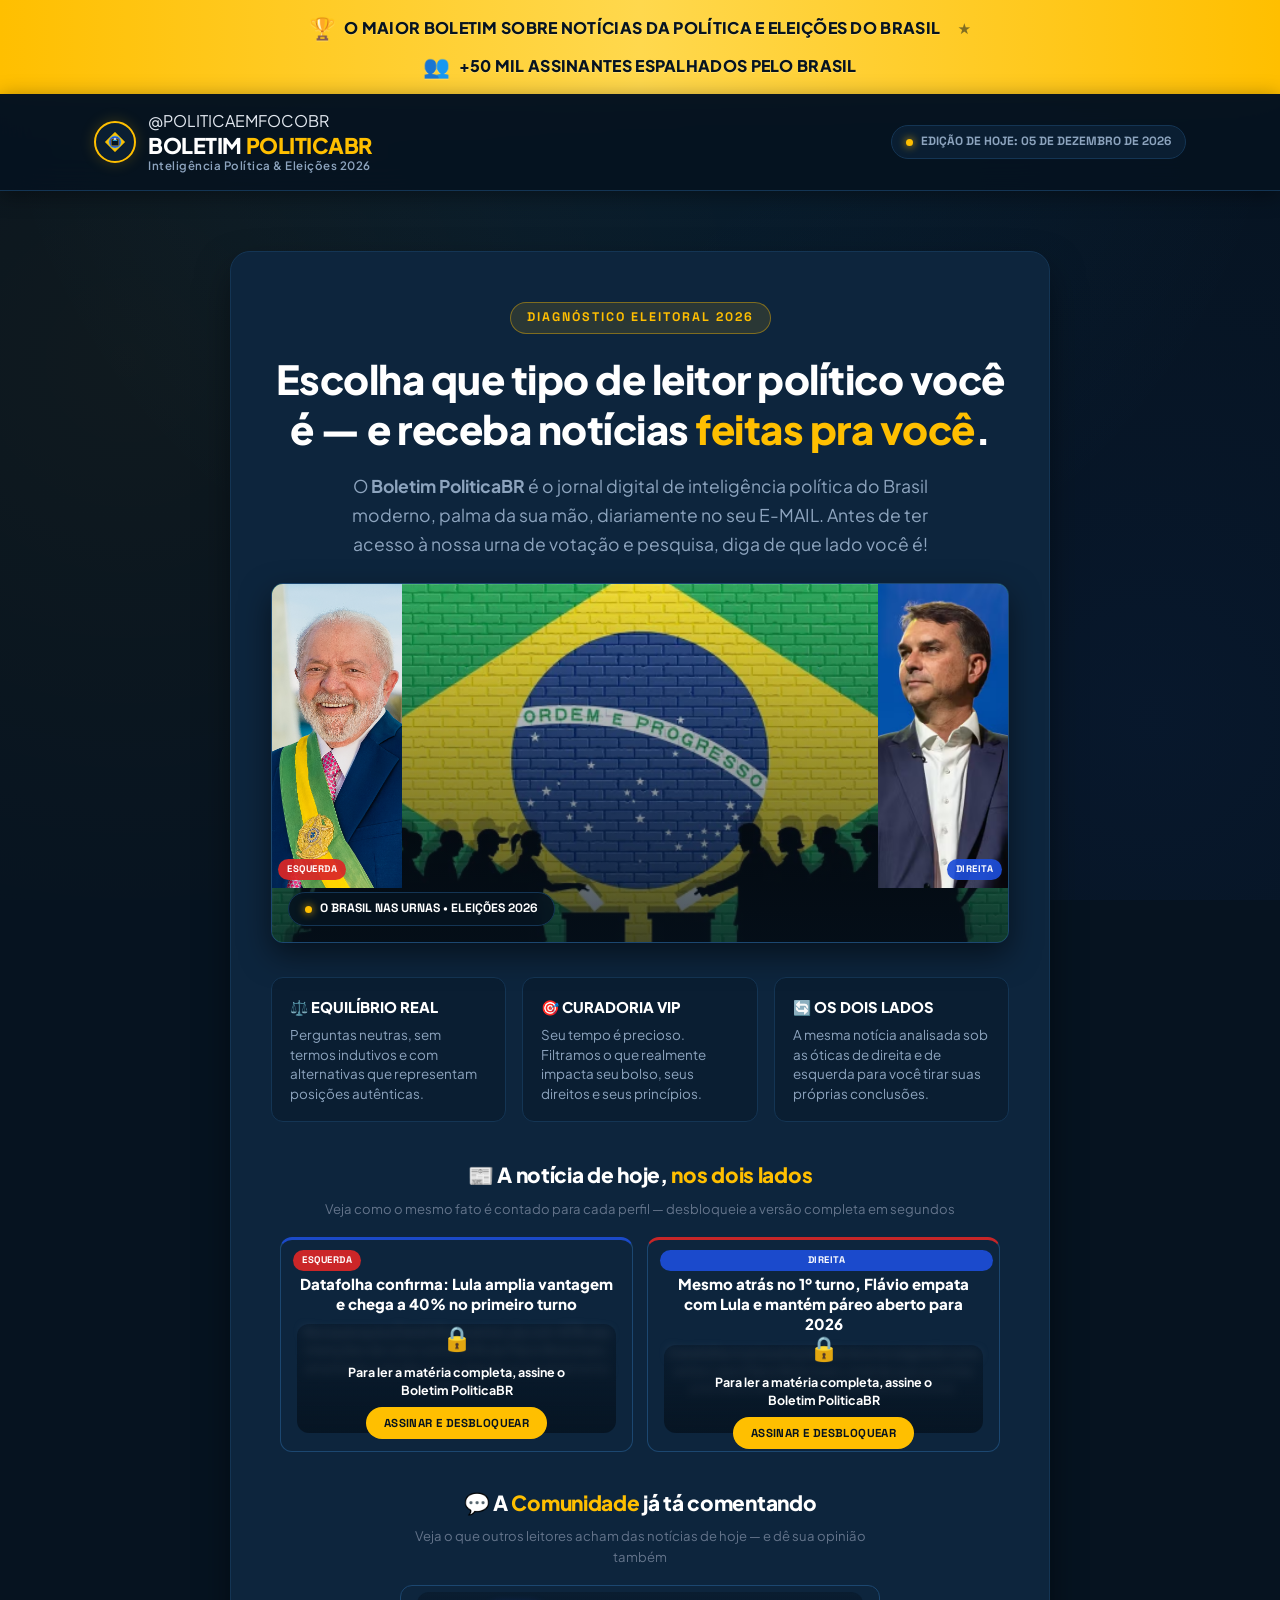
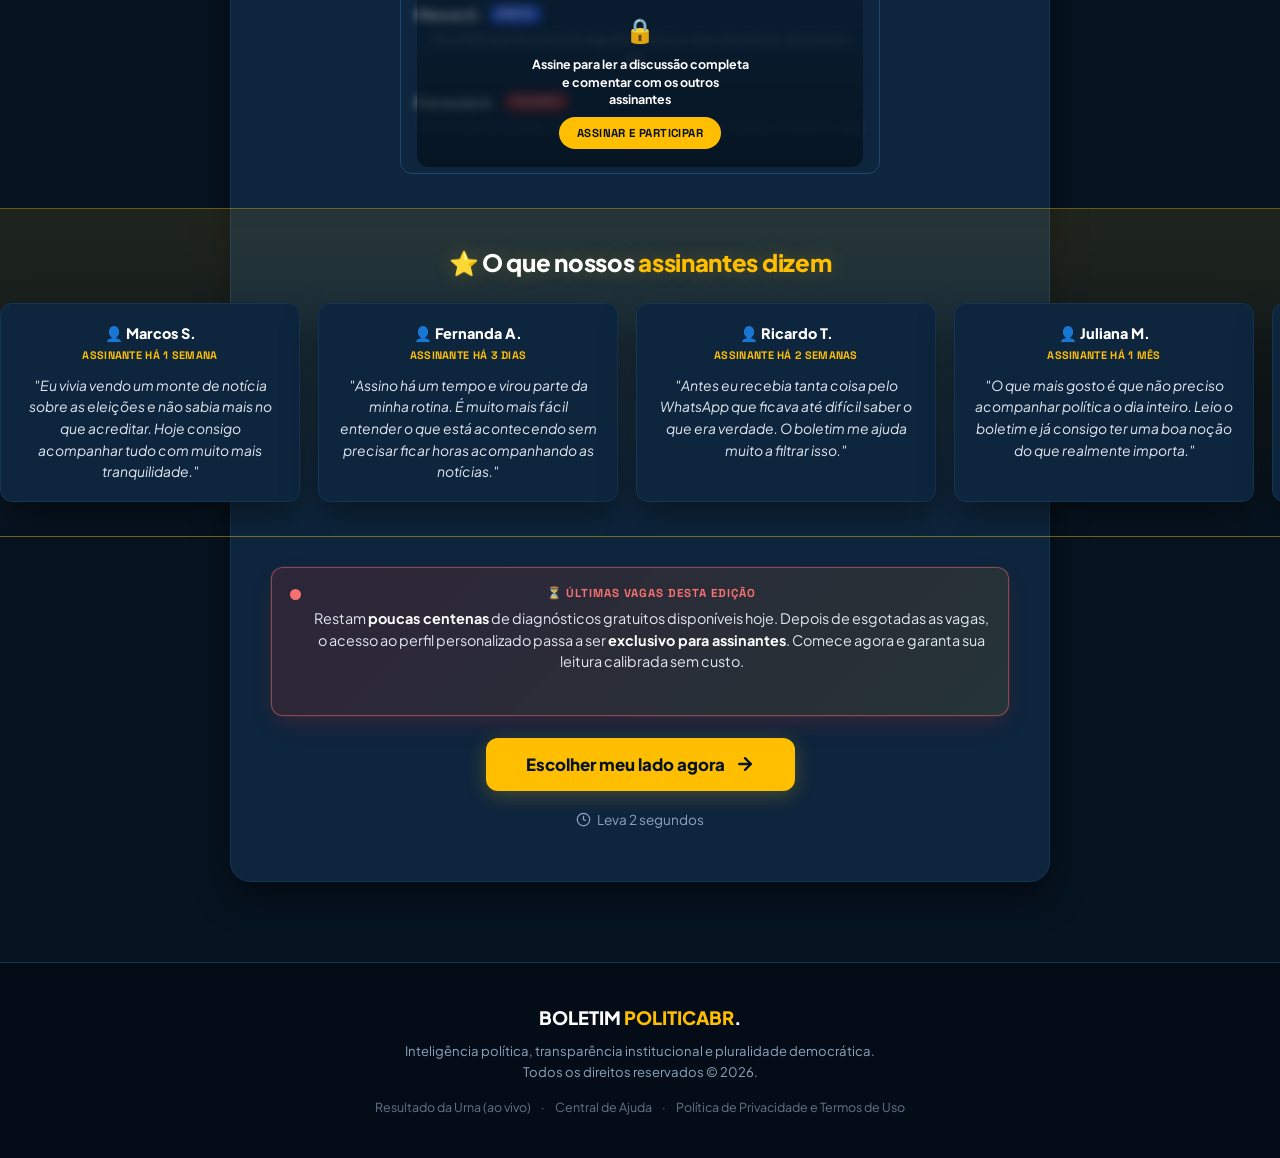
<file: index.html>
<!DOCTYPE html>
<html lang="pt-BR">
<head>
  <meta charset="UTF-8">
  <meta name="viewport" content="width=device-width, initial-scale=1.0">
  <title>Boletim PoliticaBR | Quiz de Personalização & App Oficial 2026</title>
  <meta name="description" content="Descubra que tipo de leitor político você é e experimente o Boletim PoliticaBR, o aplicativo com curadoria personalizada e análise dos dois lados nas cores oficiais do Brasil.">
  <meta name="theme-color" content="#041410">
  
  <!-- CSS Stylesheet -->
  <link rel="stylesheet" href="assets/css/style.css">
  
  <!-- Favicon SVG -->
  <link rel="icon" type="image/svg+xml" href="data:image/svg+xml,<svg xmlns='http://www.w3.org/2000/svg' viewBox='0 0 100 100'><circle cx='50' cy='50' r='48' fill='%23041410' stroke='%2300e676' stroke-width='4'/><polygon points='50,15 85,50 50,85 15,50' fill='%23facc15'/><circle cx='50' cy='50' r='18' fill='%23002b7f'/></svg>">

  <!-- Meta Pixel Code -->
  <script>
  !function(f,b,e,v,n,t,s)
  {if(f.fbq)return;n=f.fbq=function(){n.callMethod?
  n.callMethod.apply(n,arguments):n.queue.push(arguments)};
  if(!f._fbq)f._fbq=n;n.push=n;n.loaded=!0;n.version='2.0';
  n.queue=[];t=b.createElement(e);t.async=!0;
  t.src=v;s=b.getElementsByTagName(e)[0];
  s.parentNode.insertBefore(t,s)}(window, document,'script',
  'https://connect.facebook.net/en_US/fbevents.js');
  fbq('init', '1628738315272397');
  fbq('track', 'PageView');
  </script>
  <noscript><img height="1" width="1" style="display:none"
  src="https://www.facebook.com/tr?id=1628738315272397&ev=PageView&noscript=1"
  /></noscript>
  <!-- End Meta Pixel Code -->
</head>
<body>

  <!-- ========================================================================
       FAIXA DE CREDIBILIDADE - grande, chamativa, no topo de tudo
       ======================================================================== -->
  <div class="credibilidade-top-bar">
    <div class="credibilidade-top-inner">
      <span class="credibilidade-badge">
        <span class="credibilidade-icon">🏆</span>
        O MAIOR BOLETIM SOBRE NOTÍCIAS DA POLÍTICA E ELEIÇÕES DO BRASIL
      </span>
      <span class="credibilidade-separador">★</span>
      <span class="credibilidade-badge">
        <span class="credibilidade-icon">👥</span>
        +50 MIL ASSINANTES ESPALHADOS PELO BRASIL
      </span>
    </div>
  </div>

  <!-- ========================================================================
       FIXED ULTRA-MODERN HEADER WITH CIRCLING EMBLEM
       ======================================================================== -->
  <header class="site-header">
    <div class="header-inner">
      
      <!-- Brand Logo with Circular Emblem Badge -->
      <div class="brand-wrapper">
        <div class="brand-emblem" title="Boletim PoliticaBR - Eleições 2026">
          <div class="emblem-ring"></div>
          <svg class="emblem-svg" viewBox="0 0 64 64" fill="none" xmlns="http://www.w3.org/2000/svg">
            <polygon points="32,6 58,32 32,58 6,32" fill="#ffbf00" stroke="#ffd000" stroke-width="1.5"/>
            <circle cx="32" cy="32" r="16" fill="#1d4ed8" stroke="#38bdf8" stroke-width="1.5"/>
            <rect x="22" y="24" width="20" height="18" rx="2" fill="#061320" stroke="#ffbf00" stroke-width="1.2"/>
            <rect x="26" y="27" width="12" height="2" fill="#38bdf8"/>
            <polygon points="32,20 28,26 36,26" fill="#ffffff"/>
          </svg>
        </div>

        <div class="brand-titles">
          <span class="brand-handle">@POLITICAEMFOCOBR</span>
          <a href="index.html" class="brand-name">
            BOLETIM <span class="highlight-gold">POLITICABR</span>
          </a>
          <span class="brand-tagline">Inteligência Política & Eleições 2026</span>
        </div>
      </div>

      <!-- Edition Date Stamp with Live Neon Dot -->
      <div class="header-edition-badge" id="current-edition-date">
        <span class="edition-bullet"></span>
        EDIÇÃO DE HOJE: CARREGANDO...
      </div>

    </div>
  </header>

  <!-- ========================================================================
       GLOWING NEON PROGRESS SUB-HEADER (ACTIVE DURING QUIZ)
       ======================================================================== -->
  <div class="quiz-progress-bar-container" id="quiz-progress-container">
    <div class="progress-info">
      <span id="progress-text">Pergunta 1 de 3</span>
      <span id="progress-pct">6%</span>
    </div>
    <div class="progress-track">
      <div class="progress-fill" id="progress-fill-bar"></div>
    </div>
  </div>

  <!-- ========================================================================
       MAIN APP CONTAINER
       ======================================================================== -->
  <main class="main-content">

    <!-- --------------------------------------------------------------------
         1. LANDING SCREEN / INTRO
         -------------------------------------------------------------------- -->
    <section class="view-section active" id="view-intro">
      <div class="intro-card">
        <span class="intro-kicker">DIAGNÓSTICO ELEITORAL 2026</span>
        <h1 class="intro-title">
          Escolha que tipo de leitor político você é — e receba notícias <span class="highlight-gold">feitas pra você</span>.
        </h1>
        <p class="intro-lead">
          O <strong>Boletim PoliticaBR</strong> é o jornal digital de inteligência política do Brasil moderno, palma da sua mão, diariamente no seu E-MAIL. Antes de ter acesso à nossa urna de votação e pesquisa, diga de que lado você é!
        </p>

        <!-- Featured Hero Artwork -->
        <div class="intro-hero-media">
          <img src="assets/images/hero-eleicoes.png" alt="O Brasil nas Urnas - Eleições e Democracia" class="intro-hero-img">
          <div class="hero-media-overlay"></div>
          <div class="hero-spectrum-figure hero-spectrum-left" id="spectrum-esquerda">
            <img src="assets/images/candidatos/lula-perfil.png" alt="Lula - Representando a esquerda política" class="spectrum-photo is-active">
            <img src="assets/images/candidatos/haddad.png" alt="Fernando Haddad - Representando a esquerda política" class="spectrum-photo">
            <img src="assets/images/candidatos/joao-campos.png" alt="João Campos - Representando a esquerda política" class="spectrum-photo">
            <img src="assets/images/candidatos/flavio-dino.png" alt="Flávio Dino - Representando a esquerda política" class="spectrum-photo">
            <span class="hero-spectrum-tag tag-left">ESQUERDA</span>
          </div>
          <div class="hero-spectrum-figure hero-spectrum-right" id="spectrum-direita">
            <img src="assets/images/candidatos/flavio-bolsonaro-perfil.png" alt="Flávio Bolsonaro - Representando a direita política" class="spectrum-photo is-active">
            <img src="assets/images/candidatos/nikolas-ferreira.png" alt="Nikolas Ferreira - Representando a direita política" class="spectrum-photo">
            <img src="assets/images/candidatos/jair-bolsonaro.png" alt="Jair Bolsonaro - Representando a direita política" class="spectrum-photo">
            <img src="assets/images/candidatos/andre-mendonca.png" alt="André Mendonça - Representando a direita política" class="spectrum-photo">
            <span class="hero-spectrum-tag tag-right">DIREITA</span>
          </div>
          <span class="hero-media-badge">
            <span class="edition-bullet"></span>
            O BRASIL NAS URNAS • ELEIÇÕES 2026
          </span>
        </div>

        <!-- 3 Modern Feature Cards -->
        <div class="intro-features">
          <div class="intro-feat-item">
            <h4>⚖️ EQUILÍBRIO REAL</h4>
            <p>Perguntas neutras, sem termos indutivos e com alternativas que representam posições autênticas.</p>
          </div>
          <div class="intro-feat-item">
            <h4>🎯 CURADORIA VIP</h4>
            <p>Seu tempo é precioso. Filtramos o que realmente impacta seu bolso, seus direitos e seus princípios.</p>
          </div>
          <div class="intro-feat-item">
            <h4>🔄 OS DOIS LADOS</h4>
            <p>A mesma notícia analisada sob as óticas de direita e de esquerda para você tirar suas próprias conclusões.</p>
          </div>
        </div>

        <!-- PRÉVIA BLOQUEADA: uma manchete de cada lado do espectro, gerada
             pelo robô diário (noticias-diarias.json). Fica com o texto
             borrado + cadeado, e só desbloqueia após o cadastro (quiz). -->
        <div class="preview-noticias-wrap">
          <p class="preview-noticias-titulo">📰 A notícia de hoje, <span class="highlight-gold">nos dois lados</span></p>
          <p class="preview-noticias-subtitulo">Veja como o mesmo fato é contado para cada perfil — desbloqueie a versão completa em segundos</p>

          <div class="preview-noticias-grid">
            <div class="preview-noticia-card preview-noticia-esquerda">
              <span class="hero-spectrum-tag tag-left preview-noticia-tag">ESQUERDA</span>
              <h4 class="preview-noticia-titulo-noticia" id="preview-esquerda-titulo">Proposta de revisão de isenções fiscais pode destravar recursos para saúde e educação</h4>
              <div class="preview-noticia-corpo">
                <div class="preview-noticia-conteudo-blur">
                  <p class="preview-noticia-resumo" id="preview-esquerda-resumo">Relatores defendem que o fim de benefícios a grandes grupos econômicos pode reforçar o financiamento de políticas sociais.</p>
                </div>
                <div class="preview-noticia-lock-overlay">
                  <span class="preview-noticia-lock-icone">🔒</span>
                  <p class="preview-noticia-lock-texto">Para ler a matéria completa, assine o Boletim PoliticaBR</p>
                  <button class="btn-desbloquear" data-scroll-to-quiz="true">Assinar e desbloquear</button>
                </div>
              </div>
            </div>

            <div class="preview-noticia-card preview-noticia-direita">
              <span class="hero-spectrum-tag tag-right preview-noticia-tag">DIREITA</span>
              <h4 class="preview-noticia-titulo-noticia" id="preview-direita-titulo">Setor produtivo alerta para impacto de nova regra fiscal sobre investimentos</h4>
              <div class="preview-noticia-corpo">
                <div class="preview-noticia-conteudo-blur">
                  <p class="preview-noticia-resumo" id="preview-direita-resumo">Entidades empresariais defendem cautela e pedem que o ajuste priorize corte de gastos públicos antes de rever incentivos.</p>
                </div>
                <div class="preview-noticia-lock-overlay">
                  <span class="preview-noticia-lock-icone">🔒</span>
                  <p class="preview-noticia-lock-texto">Para ler a matéria completa, assine o Boletim PoliticaBR</p>
                  <button class="btn-desbloquear" data-scroll-to-quiz="true">Assinar e desbloquear</button>
                </div>
              </div>
            </div>
          </div>
        </div>

        <!-- PRÉVIA DA COMUNIDADE: comentários de exemplo borrados + cadeado,
             no mesmo estilo da prévia de notícia acima. -->
        <div class="preview-comunidade-wrap">
          <p class="preview-noticias-titulo">💬 A <span class="highlight-gold">Comunidade</span> já tá comentando</p>
          <p class="preview-noticias-subtitulo">Veja o que outros leitores acham das notícias de hoje — e dê sua opinião também</p>

          <div class="preview-comunidade-card">
            <div class="preview-noticia-corpo">
              <div class="preview-noticia-conteudo-blur">
                <div class="preview-comunidade-item">
                  <div class="preview-comunidade-item-topo">
                    <span class="preview-comunidade-nome">Marcos S.</span>
                    <span class="preview-comunidade-lado-tag lado-direita">DIREITA</span>
                  </div>
                  <p class="preview-comunidade-texto">Fico feliz que finalmente alguém colocou isso em pauta, já era hora de...</p>
                </div>
                <div class="preview-comunidade-item">
                  <div class="preview-comunidade-item-topo">
                    <span class="preview-comunidade-nome">Fernanda A.</span>
                    <span class="preview-comunidade-lado-tag lado-esquerda">ESQUERDA</span>
                  </div>
                  <p class="preview-comunidade-texto">Concordo em parte, mas acho que falta contexto sobre o impacto real na...</p>
                </div>
              </div>
              <div class="preview-noticia-lock-overlay">
                <span class="preview-noticia-lock-icone">🔒</span>
                <p class="preview-noticia-lock-texto">Assine para ler a discussão completa e comentar com os outros assinantes</p>
                <button class="btn-desbloquear" data-scroll-to-quiz="true">Assinar e participar</button>
              </div>
            </div>
          </div>
        </div>

        <!-- DEPOIMENTOS DE ASSINANTES - carrossel automático, sem identificação -->
        <div class="depoimentos-wrap">
          <p class="depoimentos-titulo">⭐ O que nossos <span class="highlight-gold">assinantes dizem</span></p>
          <p class="depoimentos-subtitulo"></p>
          <div class="depoimentos-track" id="depoimentos-track">
            <div class="depoimento-card"><span class="depoimento-nome">👤 Marcos S.</span><span class="depoimento-tempo">Assinante há 1 semana</span><p class="depoimento-texto">"Eu vivia vendo um monte de notícia sobre as eleições e não sabia mais no que acreditar. Hoje consigo acompanhar tudo com muito mais tranquilidade."</p></div>
            <div class="depoimento-card"><span class="depoimento-nome">👤 Fernanda A.</span><span class="depoimento-tempo">Assinante há 3 dias</span><p class="depoimento-texto">"Assino há um tempo e virou parte da minha rotina. É muito mais fácil entender o que está acontecendo sem precisar ficar horas acompanhando as notícias."</p></div>
            <div class="depoimento-card"><span class="depoimento-nome">👤 Ricardo T.</span><span class="depoimento-tempo">Assinante há 2 semanas</span><p class="depoimento-texto">"Antes eu recebia tanta coisa pelo WhatsApp que ficava até difícil saber o que era verdade. O boletim me ajuda muito a filtrar isso."</p></div>
            <div class="depoimento-card"><span class="depoimento-nome">👤 Juliana M.</span><span class="depoimento-tempo">Assinante há 1 mês</span><p class="depoimento-texto">"O que mais gosto é que não preciso acompanhar política o dia inteiro. Leio o boletim e já consigo ter uma boa noção do que realmente importa."</p></div>
            <div class="depoimento-card"><span class="depoimento-nome">👤 Camila R.</span><span class="depoimento-tempo">Assinante há 4 dias</span><p class="depoimento-texto">"Eu me sentia completamente perdida com tanta informação sobre as eleições. Hoje tenho uma fonte que me ajuda a entender as coisas de verdade."</p></div>
            <div class="depoimento-card"><span class="depoimento-nome">👤 Bruno L.</span><span class="depoimento-tempo">Assinante há 3 semanas</span><p class="depoimento-texto">"Depois que comecei a assinar, parei de compartilhar notícia só porque alguém mandou. Primeiro leio o boletim e vejo o contexto."</p></div>
            <div class="depoimento-card"><span class="depoimento-nome">👤 Patrícia G.</span><span class="depoimento-tempo">Assinante há 1 semana</span><p class="depoimento-texto">"É aquele tipo de coisa que você lê em poucos minutos e pensa: 'agora eu entendi o que está acontecendo'."</p></div>
            <div class="depoimento-card"><span class="depoimento-nome">👤 Eduardo N.</span><span class="depoimento-tempo">Assinante há 2 dias</span><p class="depoimento-texto">"Confesso que eu quase não acompanhava política antes. O boletim deixou tudo muito mais simples e interessante para mim."</p></div>
            <div class="depoimento-card"><span class="depoimento-nome">👤 Larissa V.</span><span class="depoimento-tempo">Assinante há 1 mês</span><p class="depoimento-texto">"O melhor é não ficar só no 'aconteceu isso'. Eu consigo entender o que aconteceu, por que importa e o que pode acontecer depois."</p></div>
            <div class="depoimento-card"><span class="depoimento-nome">👤 Thiago B.</span><span class="depoimento-tempo">Assinante há 6 dias</span><p class="depoimento-texto">"Hoje, quando aparece alguma notícia política nas redes, já tenho muito mais facilidade para perceber quando falta contexto ou quando algo parece duvidoso."</p></div>
            <div class="depoimento-card"><span class="depoimento-nome">👤 Renata C.</span><span class="depoimento-tempo">Assinante há 2 semanas</span><p class="depoimento-texto">"Me sinto muito mais informada sem precisar passar o dia inteiro nas redes sociais. Para mim, essa foi a maior diferença."</p></div>
            <div class="depoimento-card"><span class="depoimento-nome">👤 André P.</span><span class="depoimento-tempo">Assinante há 3 dias</span><p class="depoimento-texto">"Eu assinei pensando que seria só mais um resumo de notícias, mas acabou virando minha principal forma de acompanhar as eleições."</p></div>
            <div class="depoimento-card"><span class="depoimento-nome">👤 Beatriz F.</span><span class="depoimento-tempo">Assinante há 1 semana</span><p class="depoimento-texto">"Finalmente consigo conversar sobre política sem aquela sensação de que estou por fora de tudo."</p></div>
            <div class="depoimento-card"><span class="depoimento-nome">👤 Gustavo H.</span><span class="depoimento-tempo">Assinante há 3 semanas</span><p class="depoimento-texto">"Tem tanta informação circulando durante as eleições que é fácil se perder. O boletim me ajuda a separar o que realmente merece minha atenção."</p></div>
            <div class="depoimento-card"><span class="depoimento-nome">👤 Vanessa D.</span><span class="depoimento-tempo">Assinante há 1 mês</span><p class="depoimento-texto">"Depois que comecei a receber o boletim, sinto que consigo acompanhar a política de uma forma muito mais leve e consciente."</p></div>
            <!-- Duplicado abaixo para o loop do carrossel ficar contínuo (sem "salto" visível) -->
            <div class="depoimento-card" aria-hidden="true"><span class="depoimento-nome">👤 Marcos S.</span><span class="depoimento-tempo">Assinante há 1 semana</span><p class="depoimento-texto">"Eu vivia vendo um monte de notícia sobre as eleições e não sabia mais no que acreditar. Hoje consigo acompanhar tudo com muito mais tranquilidade."</p></div>
            <div class="depoimento-card" aria-hidden="true"><span class="depoimento-nome">👤 Fernanda A.</span><span class="depoimento-tempo">Assinante há 3 dias</span><p class="depoimento-texto">"Assino há um tempo e virou parte da minha rotina. É muito mais fácil entender o que está acontecendo sem precisar ficar horas acompanhando as notícias."</p></div>
            <div class="depoimento-card" aria-hidden="true"><span class="depoimento-nome">👤 Ricardo T.</span><span class="depoimento-tempo">Assinante há 2 semanas</span><p class="depoimento-texto">"Antes eu recebia tanta coisa pelo WhatsApp que ficava até difícil saber o que era verdade. O boletim me ajuda muito a filtrar isso."</p></div>
            <div class="depoimento-card" aria-hidden="true"><span class="depoimento-nome">👤 Juliana M.</span><span class="depoimento-tempo">Assinante há 1 mês</span><p class="depoimento-texto">"O que mais gosto é que não preciso acompanhar política o dia inteiro. Leio o boletim e já consigo ter uma boa noção do que realmente importa."</p></div>
            <div class="depoimento-card" aria-hidden="true"><span class="depoimento-nome">👤 Camila R.</span><span class="depoimento-tempo">Assinante há 4 dias</span><p class="depoimento-texto">"Eu me sentia completamente perdida com tanta informação sobre as eleições. Hoje tenho uma fonte que me ajuda a entender as coisas de verdade."</p></div>
            <div class="depoimento-card" aria-hidden="true"><span class="depoimento-nome">👤 Bruno L.</span><span class="depoimento-tempo">Assinante há 3 semanas</span><p class="depoimento-texto">"Depois que comecei a assinar, parei de compartilhar notícia só porque alguém mandou. Primeiro leio o boletim e vejo o contexto."</p></div>
            <div class="depoimento-card" aria-hidden="true"><span class="depoimento-nome">👤 Patrícia G.</span><span class="depoimento-tempo">Assinante há 1 semana</span><p class="depoimento-texto">"É aquele tipo de coisa que você lê em poucos minutos e pensa: 'agora eu entendi o que está acontecendo'."</p></div>
            <div class="depoimento-card" aria-hidden="true"><span class="depoimento-nome">👤 Eduardo N.</span><span class="depoimento-tempo">Assinante há 2 dias</span><p class="depoimento-texto">"Confesso que eu quase não acompanhava política antes. O boletim deixou tudo muito mais simples e interessante para mim."</p></div>
            <div class="depoimento-card" aria-hidden="true"><span class="depoimento-nome">👤 Larissa V.</span><span class="depoimento-tempo">Assinante há 1 mês</span><p class="depoimento-texto">"O melhor é não ficar só no 'aconteceu isso'. Eu consigo entender o que aconteceu, por que importa e o que pode acontecer depois."</p></div>
            <div class="depoimento-card" aria-hidden="true"><span class="depoimento-nome">👤 Thiago B.</span><span class="depoimento-tempo">Assinante há 6 dias</span><p class="depoimento-texto">"Hoje, quando aparece alguma notícia política nas redes, já tenho muito mais facilidade para perceber quando falta contexto ou quando algo parece duvidoso."</p></div>
            <div class="depoimento-card" aria-hidden="true"><span class="depoimento-nome">👤 Renata C.</span><span class="depoimento-tempo">Assinante há 2 semanas</span><p class="depoimento-texto">"Me sinto muito mais informada sem precisar passar o dia inteiro nas redes sociais. Para mim, essa foi a maior diferença."</p></div>
            <div class="depoimento-card" aria-hidden="true"><span class="depoimento-nome">👤 André P.</span><span class="depoimento-tempo">Assinante há 3 dias</span><p class="depoimento-texto">"Eu assinei pensando que seria só mais um resumo de notícias, mas acabou virando minha principal forma de acompanhar as eleições."</p></div>
            <div class="depoimento-card" aria-hidden="true"><span class="depoimento-nome">👤 Beatriz F.</span><span class="depoimento-tempo">Assinante há 1 semana</span><p class="depoimento-texto">"Finalmente consigo conversar sobre política sem aquela sensação de que estou por fora de tudo."</p></div>
            <div class="depoimento-card" aria-hidden="true"><span class="depoimento-nome">👤 Gustavo H.</span><span class="depoimento-tempo">Assinante há 3 semanas</span><p class="depoimento-texto">"Tem tanta informação circulando durante as eleições que é fácil se perder. O boletim me ajuda a separar o que realmente merece minha atenção."</p></div>
            <div class="depoimento-card" aria-hidden="true"><span class="depoimento-nome">👤 Vanessa D.</span><span class="depoimento-tempo">Assinante há 1 mês</span><p class="depoimento-texto">"Depois que comecei a receber o boletim, sinto que consigo acompanhar a política de uma forma muito mais leve e consciente."</p></div>
          </div>
        </div>

        <!-- URGENCY CTA - Strong pre-quiz call to action -->
        <div class="urgency-cta-banner">
          <span class="urgency-pulse-dot"></span>
          <div class="urgency-content">
            <span class="urgency-tag">⏳ ÚLTIMAS VAGAS DESTA EDIÇÃO</span>
            <p class="urgency-text">
              Restam <strong>poucas centenas</strong> de diagnósticos gratuitos disponíveis hoje. Depois de esgotadas as vagas, o acesso ao perfil personalizado passa a ser <strong>exclusivo para assinantes</strong>. Comece agora e garanta sua leitura calibrada sem custo.
            </p>
          </div>
        </div>

        <!-- CTA Button -->
        <button class="btn-primary" id="btn-start-quiz">
          Escolher meu lado agora
          <svg width="20" height="20" viewBox="0 0 24 24" fill="none" stroke="currentColor" stroke-width="2.8" stroke-linecap="round" stroke-linejoin="round">
            <line x1="5" y1="12" x2="19" y2="12"></line>
            <polyline points="12 5 19 12 12 19"></polyline>
          </svg>
        </button>

        <div class="intro-disclaimer">
          <svg width="15" height="15" viewBox="0 0 24 24" fill="none" stroke="currentColor" stroke-width="2">
            <circle cx="12" cy="12" r="10"></circle>
            <polyline points="12 6 12 12 16 14"></polyline>
          </svg>
          Leva 2 segundos 
        </div>
      </div>
    </section>

    <!-- --------------------------------------------------------------------
         2. QUIZ SCREEN (QUESTIONS)
         -------------------------------------------------------------------- -->
    <section class="view-section" id="view-quiz">
      <div class="quiz-container">
        <div class="question-card">
          <div class="question-icon-wrap">🇧🇷</div>
          <span class="question-category">DIAGNÓSTICO RÁPIDO</span>
          <h2 class="question-text">Com qual desses três lados você mais se identifica?</h2>

          <!-- Botões de auto-identificação -->
          <div class="options-list" id="lado-options-container">
            <button class="option-btn lado-btn" data-lado="esquerda">
              <span class="option-letter" style="background: #dc2626;">E</span>
              <span class="option-text">Esquerda</span>
            </button>
            <button class="option-btn lado-btn" data-lado="centro">
              <span class="option-letter" style="background: linear-gradient(135deg, #dc2626, #ffbf00, #1d4ed8);">C</span>
              <span class="option-text">Centro</span>
            </button>
            <button class="option-btn lado-btn" data-lado="direita">
              <span class="option-letter" style="background: #1d4ed8;">D</span>
              <span class="option-text">Direita</span>
            </button>
          </div>
        </div>
      </div>
    </section>

    <!-- --------------------------------------------------------------------
         2.7 PRÉ-RESULTADO (FRASE PROVOCATIVA ANTES DA URNA)
         -------------------------------------------------------------------- -->
    <section class="view-section" id="view-preresultado">
      <div class="transition-card">
        <span class="personalized-tag" id="preresultado-tag" style="margin-bottom: 18px;">PRÉ-DIAGNÓSTICO CONCLUÍDO</span>
        <h2 class="preresultado-frase" id="preresultado-frase">Então você é um...?</h2>
        <p class="transition-body" id="preresultado-sub">
          Confirme se é isso mesmo — vote agora na nossa urna oficial.
        </p>

        <button class="btn-continue" id="btn-continuar-preresultado">
          Confirmar meu lado na Urna
          <svg width="18" height="18" viewBox="0 0 24 24" fill="none" stroke="currentColor" stroke-width="2.8">
            <line x1="5" y1="12" x2="19" y2="12"></line>
            <polyline points="12 5 19 12 12 19"></polyline>
          </svg>
        </button>
      </div>
    </section>

    <!-- --------------------------------------------------------------------
         3. RESULT SCREEN (POLITICAL SPECTRUM & QUALIFICATION)
         -------------------------------------------------------------------- -->
    <section class="view-section" id="view-result">
      <div class="result-card">
        <span class="result-kicker">DIAGNÓSTICO CONCLUÍDO</span>
        <h2 class="result-profile-title" id="result-profile-name">Centro-Direita Liberal</h2>
        
        <div class="result-profile-tag" id="result-profile-tag">
          Pontuação no Espectro: +28
        </div>

        <!-- Spectrum Visual Gauge (-100 to +100) -->
        <div class="spectrum-chart-wrapper">
          <div class="spectrum-labels-top">
            <span class="spectrum-label-left">
              <svg width="12" height="12" viewBox="0 0 24 24" fill="currentColor"><circle cx="12" cy="12" r="10"/></svg>
              Esquerda (-100)
            </span>
            <span class="spectrum-label-center">Centro (0)</span>
            <span class="spectrum-label-right">
              Direita (+100)
              <svg width="12" height="12" viewBox="0 0 24 24" fill="currentColor"><circle cx="12" cy="12" r="10"/></svg>
            </span>
          </div>

          <div class="spectrum-track">
            <div class="spectrum-indicator" id="spectrum-indicator" style="left: 50%;"></div>
          </div>

          <div class="spectrum-values-bottom">
            <span>Extrema Esquerda</span>
            <span>Centro-Esquerda</span>
            <span>Pragmático</span>
            <span>Centro-Direita</span>
            <span>Liberal-Conservador</span>
          </div>
        </div>

        <p class="result-explanation" id="result-description-text">
          Carregando explicação do perfil...
        </p>

        <!-- Personalized visual block, shown only when the result leans right -->
        <div class="result-personalized-block" id="result-personalized-right" style="display:none;">
          <span class="personalized-tag tag-right-solid">COBERTURA CALIBRADA PARA O SEU PERFIL</span>
          <div class="personalized-figures">
            <figure class="personalized-figure">
              <img src="assets/images/candidatos/flavio-bolsonaro-perfil.png" alt="Flávio Bolsonaro">
              <figcaption>Flávio Bolsonaro</figcaption>
            </figure>
            <figure class="personalized-figure">
              <img src="https://thumb.wikimedia.org/wikipedia/commons/thumb/3/37/Jair_Bolsonaro_2019_Portrait_%283x4_cropped_center%29.jpg/330px-Jair_Bolsonaro_2019_Portrait_%283x4_cropped_center%29.jpg" alt="Jair Bolsonaro" loading="lazy">
              <figcaption>Jair Bolsonaro</figcaption>
            </figure>
          </div>
          <p class="personalized-note">
            Seu Boletim priorizará cobertura, bastidores e agenda de lideranças do campo conservador, como Jair e Flávio Bolsonaro.
          </p>
          <p class="personalized-credit">Foto de Jair Bolsonaro: Wikimedia Commons, licença CC BY 2.0.</p>

          <!-- RECADO EM VÍDEO PERSONALIZADO (só um trecho — o resto é pra assinante) -->
          <div class="recado-video-card" id="recado-video-direita">
            <video class="recado-video-player" preload="metadata" playsinline controls>
              <source src="assets/videos/flavio-recado.mp4" type="video/mp4">
            </video>
            <div class="recado-video-cover">
              <span class="recado-play-icone">▶</span>
              <p class="recado-video-texto">🎥 Recado rápido do nosso <strong>patriota Flávio</strong>, especialmente pra você.</p>
              <span class="recado-video-cta-tap">Toque para assistir</span>
            </div>
            <div class="recado-video-bloqueio">
              <span class="preview-noticia-lock-icone">🔒</span>
              <p class="preview-noticia-lock-texto">Esse foi só o começo do recado. Complete sua assinatura para assistir na íntegra — e ver outros recados exclusivos como esse.</p>
              <button class="btn-desbloquear" data-scroll-to-capture="true">Assinar e ver o recado completo</button>
            </div>
          </div>
        </div>

        <!-- Personalized visual block, shown only when the result leans left -->
        <div class="result-personalized-block" id="result-personalized-left" style="display:none;">
          <span class="personalized-tag tag-left-solid">COBERTURA CALIBRADA PARA O SEU PERFIL</span>
          <div class="personalized-figures">
            <figure class="personalized-figure">
              <img src="assets/images/candidatos/lula-perfil.png" alt="Lula">
              <figcaption>Luiz Inácio Lula da Silva</figcaption>
            </figure>
            <figure class="personalized-figure">
              <img src="assets/images/candidatos/lula.png" alt="Lula">
              <figcaption>Lula</figcaption>
            </figure>
          </div>
          <p class="personalized-note">
            Seu Boletim priorizará cobertura, bastidores e agenda de lideranças do campo progressista, como o presidente Lula.
          </p>

          <!-- RECADO EM VÍDEO PERSONALIZADO (só um trecho — o resto é pra assinante) -->
          <div class="recado-video-card" id="recado-video-esquerda">
            <video class="recado-video-player" preload="metadata" playsinline controls>
              <source src="assets/videos/lula-recado.mp4" type="video/mp4">
            </video>
            <div class="recado-video-cover">
              <span class="recado-play-icone">▶</span>
              <p class="recado-video-texto">🎥 Recado rápido do nosso <strong>companheiro Lula</strong>, especialmente pra você.</p>
              <span class="recado-video-cta-tap">Toque para assistir</span>
            </div>
            <div class="recado-video-bloqueio">
              <span class="preview-noticia-lock-icone">🔒</span>
              <p class="preview-noticia-lock-texto">Esse foi só o começo do recado. Complete sua assinatura para assistir na íntegra — e ver outros recados exclusivos como esse.</p>
              <button class="btn-desbloquear" data-scroll-to-capture="true">Assinar e ver o recado completo</button>
            </div>
          </div>
        </div>

        <!-- Personalized visual block, shown only when the result is centrist/pragmatic -->
        <div class="result-personalized-block" id="result-personalized-center" style="display:none;">
          <span class="personalized-tag tag-center-solid">COBERTURA EQUILIBRADA PARA O SEU PERFIL</span>
          <div class="personalized-figures figures-quad">
            <figure class="personalized-figure">
              <img src="assets/images/candidatos/lula-perfil.png" alt="Lula">
              <figcaption>Lula</figcaption>
            </figure>
            <figure class="personalized-figure">
              <img src="assets/images/candidatos/flavio-bolsonaro-perfil.png" alt="Flávio Bolsonaro">
              <figcaption>Flávio Bolsonaro</figcaption>
            </figure>
          </div>
          <p class="personalized-note">
            Seu perfil não pende para nenhum lado. Por isso, seu Boletim vai equilibrar a cobertura entre governo e oposição, sempre te mostrando os <strong>"Dois Lados"</strong> de cada notícia relevante.
          </p>
        </div>

        <p style="font-size: 0.98rem; color: var(--text-muted); margin-bottom: 30px; max-width: 660px; margin-left: auto; margin-right: auto;">
          A partir deste perfil, o <strong>Boletim PoliticaBR</strong> seleciona as matérias mais relevantes para você, destacando também a seção <strong>"Dois Lados"</strong> para garantir que você conheça os argumentos de todo o tabuleiro.
        </p>

        <button class="btn-preview-app" id="btn-see-app-preview">
          Ver meu Boletim personalizado
          <svg width="20" height="20" viewBox="0 0 24 24" fill="none" stroke="currentColor" stroke-width="2.8">
            <polyline points="6 9 12 15 18 9"></polyline>
          </svg>
        </button>
      </div>

      <!-- ------------------------------------------------------------------
           3.5 URNA ELETRÔNICA INTERATIVA (VOTE EM QUEM PREFERIR)
           ------------------------------------------------------------------ -->
      <section class="urna-showcase-section" id="urna-showcase">
        <div class="urna-header-text">
          <span class="urna-header-badge">SIMULADOR ELEIÇÕES 2026</span>
          <h2>A Urna do <span>Boletim PoliticaBR</span></h2>
          <p>Agora que você descobriu seu perfil político, em quem você votaria para Presidente da República se as eleições fossem hoje?</p>
        </div>

        <!-- The Physical Urna Hardware Chassis -->
        <div class="urna-chassis">
          
          <!-- Left: Screen (Monitor da Urna) -->
          <div class="urna-screen-wrapper">
            <div class="urna-screen" id="urna-screen">
              
              <!-- Screen State: Voting -->
              <div id="urna-voting-view">
                <div class="urna-screen-header">
                  <span>SEU VOTO PARA</span>
                  <h4>PRESIDENTE DA REPÚBLICA</h4>
                </div>

                <div class="urna-vote-fields">
                  <div class="urna-num-row">
                    <span class="urna-field-label">Número:</span>
                    <div class="urna-digit-boxes">
                      <span class="urna-digit-box active-cursor" id="digit-1"></span>
                      <span class="urna-digit-box" id="digit-2"></span>
                    </div>
                  </div>

                  <!-- Dynamic Candidate Info (Appears when 2 digits or branco) -->
                  <div class="urna-candidate-details" id="urna-candidate-info">
                    <div class="urna-candidate-text">
                      <div class="urna-cand-field">
                        <span>Nome:</span>
                        <strong id="urna-cand-name">--</strong>
                      </div>
                      <div class="urna-cand-field">
                        <span>Partido:</span>
                        <strong id="urna-cand-party">--</strong>
                      </div>
                      <div class="urna-cand-field">
                        <span>Vice:</span>
                        <span id="urna-cand-vice">--</span>
                      </div>
                    </div>
                    <div class="urna-candidate-photo-box" id="urna-photo-box">
                      <div class="photo-placeholder" id="urna-photo-avatar">👤</div>
                    </div>
                  </div>
                </div>

                <div class="urna-screen-footer" id="urna-footer-instructions">
                  Aperte a tecla:<br>
                  <strong>VERDE</strong> para <strong>CONFIRMAR</strong> este voto<br>
                  <strong>LARANJA</strong> para <strong>REINICIAR</strong> este voto
                </div>
              </div>

              <!-- Screen State: FIM -->
              <div id="urna-fim-view" class="urna-fim-wrap" style="display: none;">
                <div class="urna-fim-text">FIM</div>
                <div class="urna-votou-text">VOTO GRAVADO</div>
                <div class="urna-eleicoes-text">ELEIÇÕES GERAIS 2026</div>
              </div>

            </div>
          </div>

          <!-- Right: Keypad (Teclado da Urna) -->
          <div class="urna-keypad-wrapper">
            
            <!-- TSE Header -->
            <div class="urna-keypad-header">
              <span class="tse-logo-text">JUSTIÇA ELEITORAL</span>
            </div>

            <!-- Numbers 1-9, 0 -->
            <div class="urna-numeric-grid">
              <button class="urna-key" data-key="1">1</button>
              <button class="urna-key" data-key="2">2</button>
              <button class="urna-key" data-key="3">3</button>
              <button class="urna-key" data-key="4">4</button>
              <button class="urna-key" data-key="5">5</button>
              <button class="urna-key" data-key="6">6</button>
              <button class="urna-key" data-key="7">7</button>
              <button class="urna-key" data-key="8">8</button>
              <button class="urna-key" data-key="9">9</button>
              <div class="urna-key-empty"></div>
              <button class="urna-key" data-key="0">0</button>
              <div class="urna-key-empty"></div>
            </div>

            <!-- Action Buttons: BRANCO, CORRIGE, CONFIRMA -->
            <div class="urna-actions-row">
              <button class="urna-btn-action btn-branco" id="btn-urna-branco">BRANCO</button>
              <button class="urna-btn-action btn-corrige" id="btn-urna-corrige">CORRIGE</button>
              <button class="urna-btn-action btn-confirma" id="btn-urna-confirma">CONFIRMA</button>
            </div>

          </div>

        </div>

        <!-- Confirmação de voto (o resultado em % só aparece no final da página) -->
        <div class="urna-live-results" id="urna-live-results" style="display: none;">
          <div class="results-header">
            <h3>✅ Voto computado com sucesso!</h3>
          </div>
          <div class="aviso-resultado-final">
            <span class="aviso-resultado-icone">🔽</span>
            <span class="aviso-resultado-texto">
              O RESULTADO DA VOTAÇÃO ESTÁ NO <strong>FINAL DA PÁGINA</strong>
            </span>
            <span class="aviso-resultado-icone">🔽</span>
          </div>
          <button class="btn-vote-again" id="btn-ver-preview-apos-voto">
            Ver minha prévia personalizada →
          </button>
        </div>

      </section>

      <!-- ------------------------------------------------------------------
           4. SMARTPHONE MOCKUP (COMMERCIAL APP PREVIEW)
           ------------------------------------------------------------------ -->
      <section class="mockup-showcase-section" id="mockup-showcase">
        <div class="mockup-header-text">
          <h2>Seu <span>Boletim PoliticaBR</span> como Aplicativo</h2>
          <p>Experimente abaixo a prévia interativa do app já calibrado com a sua visão de mundo.</p>
        </div>

        <!-- Smartphone Device Chassis (Dark Titanium & Emerald Glow) -->
        <div class="smartphone-device">
          
          <!-- Notch & Status Bar -->
          <div class="device-notch-area">
            <span id="device-clock">09:42</span>
            <div class="dynamic-island"></div>
            <div class="notch-icons">
              <svg width="14" height="14" viewBox="0 0 24 24" fill="none" stroke="currentColor" stroke-width="2"><path d="M2 20h.01M7 20v-4M12 20v-8M17 20V4"/></svg>
              <svg width="14" height="14" viewBox="0 0 24 24" fill="none" stroke="currentColor" stroke-width="2"><path d="M5 12.55a11 11 0 0 1 14.08 0M1.42 9a16 16 0 0 1 21.16 0M8.53 16.11a6 6 0 0 1 6.95 0M12 20h.01"/></svg>
              <svg width="18" height="18" viewBox="0 0 24 24" fill="none" stroke="currentColor" stroke-width="2"><rect x="2" y="7" width="16" height="10" rx="2" ry="2"/><line x1="22" y1="11" x2="22" y2="13"/></svg>
            </div>
          </div>

          <!-- Inside Screen (Scrollable OLED App Experience) -->
          <div class="device-screen">
            
            <!-- App Topbar -->
            <div class="app-topbar">
              <div class="app-brand">
                Boletim <span>PoliticaBR</span>
              </div>
              
              <div class="app-top-actions">
                <!-- Toggle Modo Sem Viés -->
                <button class="btn-toggle-unbiased" id="btn-unbiased-mode" title="Alternar para fato bruto sem enquadramento">
                  <span>Modo Sem Viés</span>
                </button>

                <!-- Push Notification Bell -->
                <div class="notification-bell-wrap" title="12 novas notícias hoje">
                  <svg width="16" height="16" viewBox="0 0 24 24" fill="none" stroke="currentColor" stroke-width="2"><path d="M18 8A6 6 0 0 0 6 8c0 7-3 9-3 9h18s-3-2-3-9"/><path d="M13.73 21a2 2 0 0 1-3.46 0"/></svg>
                  <span class="bell-badge">+12</span>
                </div>
              </div>
            </div>

            <!-- Personalized Headline Card -->
            <div class="app-headline-card">
              <span class="app-tag-personalized" id="mockup-profile-badge">
                Você vê isso porque seu perfil é Centro-Direita Liberal
              </span>
              <div class="mockup-news-thumb">
                <img src="assets/images/hero-eleicoes.png" alt="Eleições Brasil" id="mockup-news-thumb-img">
              </div>
              <h3 class="app-headline-title" id="mockup-headline-title">
                Comissão aprova corte de gastos administrativos e trava criação de novas secretarias.
              </h3>
              <p class="app-headline-lead" id="mockup-headline-lead">
                Medida atende apelo de setores produtivos por alívio fiscal e responsabilidade orçamentária estrita em Brasília.
              </p>

              <!-- 60-Second Audio Player Simulation -->
              <div class="app-audio-player">
                <button class="audio-play-btn" id="mockup-audio-play-btn" title="Ouvir resumo em áudio">
                  ▶
                </button>
                <div class="audio-info">
                  <div class="audio-label">
                    <span>Áudio Briefing (60s)</span>
                    <span id="mockup-audio-timer">0:24 / 1:00</span>
                  </div>
                  <div class="audio-progress-bar">
                    <div class="audio-fill" id="mockup-audio-fill"></div>
                  </div>
                </div>
              </div>
            </div>

            <!-- Section: "DOIS LADOS" (The Two Perspectives) -->
            <div class="app-section-box">
              <div class="section-box-title">
                <svg width="14" height="14" viewBox="0 0 24 24" fill="none" stroke="currentColor" stroke-width="2"><path d="M18 13v6a2 2 0 0 1-2 2H5a2 2 0 0 1-2-2V8a2 2 0 0 1 2-2h6"/><polyline points="15 3 21 3 21 9"/><line x1="10" y1="14" x2="21" y2="3"/></svg>
                SEÇÃO DOIS LADOS: O MESMO FATO
              </div>

              <div class="dois-lados-tabs">
                <button class="tab-side-btn active tab-right" id="tab-side-right">
                  🔴 Visão de Direita
                </button>
                <button class="tab-side-btn" id="tab-side-left">
                  🔵 Visão de Esquerda
                </button>
              </div>

              <div class="side-content-box right-border" id="side-content-display">
                <strong>Sob a ótica de Direita:</strong> Analistas alertam para o risco de aumento indireto de custos para o consumidor final e defendem que a solução real é cortar a gastança do Estado.
              </div>
            </div>

            <!-- Section: Congress & STF Live Votes Feed -->
            <div class="app-section-box">
              <div class="section-box-title">
                <svg width="14" height="14" viewBox="0 0 24 24" fill="none" stroke="currentColor" stroke-width="2"><polygon points="12 2 15.09 8.26 22 9.27 17 14.14 18.18 21.02 12 17.77 5.82 21.02 7 14.14 2 9.27 8.91 8.26 12 2"/></svg>
                ALERTAS AO VIVO DE BRASÍLIA
              </div>

              <div class="app-vote-item">
                <span class="vote-badge stf">STF</span>
                <div>
                  <strong>Julgamento sobre Foro Privilegiado:</strong> Plenário retoma debate com placar provisório de 5 votos a 2.
                </div>
              </div>

              <div class="app-vote-item">
                <span class="vote-badge congresso">CONGRESSO</span>
                <div>
                  <strong>Reforma Orçamentária:</strong> Relator apresenta texto preliminar que limita despesas correntes em 2,5%.
                </div>
              </div>
            </div>

            <!-- Section: "Onde Votou Meu Parlamentar" Search Widget -->
            <div class="app-section-box">
              <div class="section-box-title">
                <svg width="14" height="14" viewBox="0 0 24 24" fill="none" stroke="currentColor" stroke-width="2"><circle cx="11" cy="11" r="8"/><line x1="21" y1="21" x2="16.65" y2="16.65"/></svg>
                ONDE MEU DEPUTADO / SENADOR VOTOU
              </div>
              <p style="font-size: 0.76rem; color: var(--text-muted); margin-bottom: 8px;">
                Digite a sigla do seu Estado (ex: SP, RJ, MG, RS) para conferir a posição dos parlamentares na última sessão:
              </p>
              <div class="app-search-widget">
                <input type="text" class="app-search-input" id="parlamentar-search-input" placeholder="Sigla do Estado ou nome...">
                <button class="app-search-btn" id="parlamentar-search-btn">Buscar</button>
              </div>
              <div class="app-search-result" id="parlamentar-search-result"></div>
            </div>

            <!-- Section: Comunidade dos assinantes (comentários + mural) -->
            <div class="app-section-box">
              <div class="section-box-title">
                <svg width="14" height="14" viewBox="0 0 24 24" fill="none" stroke="currentColor" stroke-width="2"><path d="M21 15a2 2 0 0 1-2 2H7l-4 4V5a2 2 0 0 1 2-2h14a2 2 0 0 1 2 2z"/></svg>
                COMUNIDADE DO BOLETIM
              </div>

              <div class="app-vote-item">
                <span class="vote-badge lado-direita">DIREITA</span>
                <div><strong>Marcos S.:</strong> Fico feliz que finalmente alguém colocou isso em pauta, já era hora de...</div>
              </div>

              <div class="app-vote-item">
                <span class="vote-badge lado-esquerda">ESQUERDA</span>
                <div><strong>Fernanda A.:</strong> Concordo em parte, mas acho que falta contexto sobre o impacto real na...</div>
              </div>

              <p style="font-size: 0.74rem; color: var(--gold-primary); font-weight: 700; margin-top: 8px;">
                💬 Comente nas notícias e participe do mural com outros assinantes
              </p>
            </div>

            <!-- Backstage Intelligence Brief -->
            <div class="app-section-box" style="background: rgba(4, 18, 14, 0.95); border-color: var(--border-gold);">
              <div class="section-box-title" style="color: var(--gold-primary);">
                🔒 BASTIDORES EXCLUSIVOS
              </div>
              <p style="font-size: 0.78rem; color: var(--text-main); line-height: 1.5;">
                <strong>O cálculo do Planalto para 2026:</strong> Levantamento confidencial aponta que líderes partidários já condicionam apoio em votações ao controle de emendas no 2º semestre.
              </p>
            </div>

          </div>
        </div>
      </section>

      <!-- ------------------------------------------------------------------
           5. URGENCY TRIGGER (SERIOUS & HONEST TONE)
           ------------------------------------------------------------------ -->
      <section class="urgency-section">
        <div class="urgency-card">
          <span class="urgency-badge">
            <svg width="14" height="14" viewBox="0 0 24 24" fill="none" stroke="currentColor" stroke-width="2.5"><circle cx="12" cy="12" r="10"/><line x1="12" y1="8" x2="12" y2="12"/><line x1="12" y1="16" x2="12.01" y2="16"/></svg>
            ACESSO POR TEMPO LIMITADO
          </span>
          <h3 class="urgency-title">
            Vagas Restritas para a Fase de Pré-lançamento
          </h3>
          <p class="urgency-text">
            O <strong>Boletim PoliticaBR</strong> opera de forma 100% independente, sem verbas estatais nem patrocinadores que interfiram em nossa linha editorial. Para assegurar a estabilidade da infraestrutura e a integridade da curadoria personalizada, a abertura de novos acessos é realizada em lotes estritos e pode ser suspensa a qualquer momento.
          </p>

          <div class="urgency-cta-wrap">
            <button class="btn-convert" id="btn-convert-access">
              Garantir meu acesso agora
              <svg width="18" height="18" viewBox="0 0 24 24" fill="none" stroke="currentColor" stroke-width="2.8">
                <line x1="12" y1="5" x2="12" y2="19"></line>
                <polyline points="5 12 12 19 19 12"></polyline>
              </svg>
            </button>
            <span class="urgency-counter-note">
              Pré-inscrições ativas para o próximo lote de leitores.
            </span>
          </div>
        </div>
      </section>

      <!-- ------------------------------------------------------------------
           6. LEAD CAPTURE SECTION (FORM)
           ------------------------------------------------------------------ -->
      <section class="capture-section" id="capture-section">
        <h3 class="capture-title">Garantir meu acesso</h3>
        <p class="capture-lead">
          Faça o quiz para que sua edição seja personalizada.
        </p>

        <form id="lead-capture-form">
          <div class="form-group">
            <label class="form-label" for="lead-name">NOME</label>
            <input type="text" class="form-input" id="lead-name" placeholder="Seu nome completo" required>
          </div>

          <div class="form-group">
            <label class="form-label" for="lead-email">E-MAIL</label>
            <input type="email" class="form-input" id="lead-email" placeholder="seuemail@exemplo.com" required>
          </div>

          <button type="submit" class="form-submit-btn">
            Quero meu acesso antecipado
          </button>
        </form>
      </section>

      <!-- ------------------------------------------------------------------
           6. RESULTADO FINAL DA URNA (a recompensa, só no fim da página)
           ------------------------------------------------------------------ -->
      <section class="resultado-final-section" id="resultado-final">
        <div class="results-header">
          <h3>📊 Resultado em Tempo Real das Urnas do Boletim</h3>
          <p>Votos consolidados entre todos os leitores que concluíram o diagnóstico:</p>
        </div>
        <div class="results-bars-list" id="urna-results-bars">
          <!-- Dynamically populated via JS -->
        </div>
        <p class="resultado-final-bloqueado" id="resultado-final-bloqueado" style="display:none;">
          🔒 Vote na nossa urna, lá em cima, para desbloquear o resultado da votação.
        </p>
      </section>

    </section>

  </main>

  <!-- ========================================================================
       EDITORIAL FOOTER
       ======================================================================== -->
  <footer class="site-footer">
    <div class="footer-inner">
      <div class="footer-brand">BOLETIM <span>POLITICABR</span>.</div>
      <p class="footer-copy">
        Inteligência política, transparência institucional e pluralidade democrática.<br>
        Todos os direitos reservados &copy; 2026.
      </p>
      <p class="footer-links" style="margin-top: 14px; font-size: 0.78rem;">
        <a href="resultado-urna.html" style="color: var(--text-dim); text-decoration: none;">Resultado da Urna (ao vivo)</a>
        <span style="color: var(--text-dim); margin: 0 8px;">·</span>
        <a href="ajuda.html" style="color: var(--text-dim); text-decoration: none;">Central de Ajuda</a>
        <span style="color: var(--text-dim); margin: 0 8px;">·</span>
        <a href="privacidade-termos.html" style="color: var(--text-dim); text-decoration: none;">Política de Privacidade e Termos de Uso</a>
      </p>
    </div>
  </footer>

  <!-- JavaScript Engine -->
  <script src="assets/js/app.js"></script>
</body>
</html>
</file>
<file: assets/css/style.css>
/* ==========================================================================
   BOLETIM POLITICABR - MODERN OPEN DIGITAL DESIGN SYSTEM
   Theme: Midnight Navy, Clean Slate, High-Contrast Gold & Editorial Neutrality
   Directly matching the clean, non-partisan UI palette requested by the user
   ========================================================================== */

@import url('https://fonts.googleapis.com/css2?family=Plus+Jakarta+Sans:wght@400;500;600;700;800;900&family=Space+Grotesk:wght@500;700&display=swap');

:root {
  /* Clean Midnight Navy Palette (From Reference Screenshot) */
  --bg-darkest: #040d17;
  --bg-page: #061320;
  --bg-surface: #0a1e32;
  --bg-card: #0d253d;
  --bg-card-hover: #12304d;
  --bg-input: #091d30;
  --bg-subtle: rgba(255, 255, 255, 0.05);
  
  /* Vibrant Golden Amber (Directly from User's Button) */
  --gold-primary: #ffbf00;
  --gold-hover: #ffd000;
  --gold-glow: rgba(255, 191, 0, 0.35);
  --gold-soft: rgba(255, 191, 0, 0.12);
  
  /* Clean Tech & Neutral Accents */
  --accent-cyan: #38bdf8;
  --accent-blue: #2563eb;
  --accent-blue-soft: rgba(56, 189, 248, 0.15);
  
  /* Spectrum Indicators (Balanced Left vs Right) */
  --left-blue: #38bdf8;
  --left-blue-soft: rgba(56, 189, 248, 0.18);
  --right-red: #f87171;
  --right-red-soft: rgba(248, 113, 113, 0.18);
  --center-neutral: #94a3b8;
  
  /* Typography Colors */
  --text-pure: #ffffff;
  --text-main: #e2e8f0;
  --text-muted: #8da4be;
  --text-dim: #64748b;
  --text-dark: #061320;
  
  /* Borders & Shadows */
  --border-subtle: #143554;
  --border-medium: #1c4770;
  --border-highlight: #255d94;
  --border-gold: rgba(255, 191, 0, 0.4);
  --shadow-card: 0 16px 36px -4px rgba(0, 0, 0, 0.5);
  --shadow-gold: 0 4px 20px rgba(255, 191, 0, 0.25);
  
  /* Fonts */
  --font-sans: 'Plus Jakarta Sans', -apple-system, BlinkMacSystemFont, sans-serif;
  --font-mono: 'Space Grotesk', monospace;
  
  /* Layout */
  --max-width: 1140px;
  --radius-sm: 8px;
  --radius-md: 12px;
  --radius-lg: 20px;
  --radius-full: 9999px;
  --transition: all 0.22s cubic-bezier(0.16, 1, 0.3, 1);
}

/* Reset & Base */
*, *::before, *::after {
  box-sizing: border-box;
  margin: 0;
  padding: 0;
}

html {
  scroll-behavior: smooth;
  color-scheme: dark;
}

body {
  background-color: var(--bg-page);
  background-image: 
    radial-gradient(circle at 50% 0%, rgba(56, 189, 248, 0.08) 0%, transparent 60%),
    radial-gradient(circle at 10% 40%, rgba(255, 191, 0, 0.04) 0%, transparent 50%),
    radial-gradient(circle at 90% 80%, rgba(37, 99, 235, 0.06) 0%, transparent 50%);
  background-attachment: fixed;
  color: var(--text-main);
  font-family: var(--font-sans);
  line-height: 1.6;
  font-size: 16px;
  overflow-x: hidden;
  min-height: 100vh;
}

a {
  color: inherit;
  text-decoration: none;
}

button {
  cursor: pointer;
  border: none;
  background: none;
  font-family: inherit;
}

/* Scrollbars */
::-webkit-scrollbar {
  width: 8px;
}
::-webkit-scrollbar-track {
  background: var(--bg-darkest);
}
::-webkit-scrollbar-thumb {
  background: var(--border-medium);
  border-radius: var(--radius-full);
}
::-webkit-scrollbar-thumb:hover {
  background: var(--accent-cyan);
}

/* ==========================================================================
   FIXED CLEAN MODERN HEADER
   ========================================================================== */
.site-header {
  position: sticky;
  top: 0;
  z-index: 100;
  background: rgba(6, 19, 32, 0.92);
  backdrop-filter: blur(16px);
  border-bottom: 1px solid var(--border-subtle);
  box-shadow: 0 4px 20px rgba(0, 0, 0, 0.4);
}

.header-inner {
  max-width: var(--max-width);
  margin: 0 auto;
  padding: 14px 24px;
  display: flex;
  align-items: center;
  justify-content: space-between;
}

.brand-wrapper {
  display: flex;
  align-items: center;
  gap: 12px;
}

.brand-emblem {
  width: 42px;
  height: 42px;
  border-radius: 50%;
  background: #0a1e32;
  border: 2px solid var(--gold-primary);
  display: flex;
  align-items: center;
  justify-content: center;
  flex-shrink: 0;
  box-shadow: 0 0 15px rgba(255, 191, 0, 0.2);
}

.emblem-svg {
  width: 24px;
  height: 24px;
}

.brand-titles {
  display: flex;
  flex-direction: column;
}

.brand-name {
  font-size: 1.35rem;
  font-weight: 900;
  color: var(--text-pure);
  letter-spacing: -0.5px;
  line-height: 1.1;
  display: flex;
  align-items: center;
  gap: 4px;
}

.brand-name .highlight-gold {
  color: var(--gold-primary);
}

.brand-tagline {
  font-size: 0.72rem;
  color: var(--text-muted);
  font-weight: 600;
  letter-spacing: 0.5px;
  display: none;
}

@media (min-width: 768px) {
  .brand-tagline { display: inline-block; }
}

.header-edition-badge {
  display: flex;
  align-items: center;
  gap: 8px;
  font-family: var(--font-mono);
  font-size: 0.75rem;
  color: var(--text-muted);
  background: var(--bg-surface);
  border: 1px solid var(--border-subtle);
  padding: 6px 14px;
  border-radius: var(--radius-full);
  font-weight: 700;
}

.edition-bullet {
  width: 7px;
  height: 7px;
  border-radius: 50%;
  background: var(--gold-primary);
  box-shadow: 0 0 8px var(--gold-primary);
}

/* ==========================================================================
   PROGRESS BAR SUB-HEADER
   ========================================================================== */
.quiz-progress-bar-container {
  background: rgba(4, 13, 23, 0.95);
  border-bottom: 1px solid var(--border-subtle);
  padding: 10px 24px;
  display: none;
}

.quiz-progress-bar-container.active {
  display: block;
}

.progress-info {
  max-width: var(--max-width);
  margin: 0 auto 6px;
  display: flex;
  align-items: center;
  justify-content: space-between;
  font-size: 0.8rem;
  font-weight: 700;
  color: var(--text-muted);
  font-family: var(--font-mono);
  text-transform: uppercase;
  letter-spacing: 1px;
}

.progress-track {
  max-width: var(--max-width);
  margin: 0 auto;
  height: 6px;
  background: rgba(255, 255, 255, 0.08);
  border-radius: var(--radius-full);
  overflow: hidden;
}

.progress-fill {
  height: 100%;
  width: 0%;
  background: linear-gradient(90deg, var(--accent-cyan), var(--gold-primary));
  border-radius: var(--radius-full);
  box-shadow: 0 0 10px rgba(56, 189, 248, 0.4);
  transition: width 0.35s ease;
}

/* ==========================================================================
   MAIN APP CONTAINER
   ========================================================================== */
.main-content {
  max-width: var(--max-width);
  margin: 0 auto;
  padding: 40px 24px 80px;
}

.view-section {
  display: none;
  animation: fadeIn 0.35s ease;
}

.view-section.active {
  display: block;
}

@keyframes fadeIn {
  from { opacity: 0; transform: translateY(10px); }
  to { opacity: 1; transform: translateY(0); }
}

/* ==========================================================================
   1. LANDING SCREEN / INTRO CARD
   ========================================================================== */
.intro-card {
  background: var(--bg-card);
  border: 1px solid var(--border-subtle);
  border-radius: var(--radius-lg);
  padding: 50px 40px;
  max-width: 820px;
  margin: 20px auto 0;
  text-align: center;
  box-shadow: var(--shadow-card);
  position: relative;
}

@media (max-width: 640px) {
  .intro-card { padding: 36px 20px; }
}

.intro-kicker {
  display: inline-block;
  font-family: var(--font-mono);
  font-size: 0.78rem;
  font-weight: 800;
  letter-spacing: 2px;
  text-transform: uppercase;
  color: var(--gold-primary);
  background: var(--gold-soft);
  border: 1px solid var(--border-gold);
  padding: 5px 16px;
  border-radius: var(--radius-full);
  margin-bottom: 20px;
}

.credibilidade-top-bar {
  background: linear-gradient(90deg, #ffbf00 0%, #ffd84d 50%, #ffbf00 100%);
  padding: 14px 16px;
  text-align: center;
  box-shadow: 0 2px 20px rgba(255, 191, 0, 0.35);
  position: relative;
  z-index: 30;
}

.credibilidade-top-inner {
  max-width: 920px;
  margin: 0 auto;
  display: flex;
  flex-wrap: wrap;
  justify-content: center;
  align-items: center;
  gap: 10px 18px;
}

.credibilidade-badge {
  display: inline-flex;
  align-items: center;
  gap: 8px;
  font-weight: 900;
  font-size: 1rem;
  color: #061320;
  letter-spacing: 0.3px;
  line-height: 1.3;
  text-shadow: 0 1px 0 rgba(255, 255, 255, 0.25);
}

.credibilidade-icon {
  font-size: 1.35rem;
  flex-shrink: 0;
}

.credibilidade-separador {
  color: #061320;
  opacity: 0.5;
  font-size: 0.9rem;
}

@media (max-width: 720px) {
  .credibilidade-badge { font-size: 0.82rem; }
  .credibilidade-icon { font-size: 1.1rem; }
  .credibilidade-separador { display: none; }
}

.intro-title {
  font-size: 2.5rem;
  font-weight: 900;
  color: var(--text-pure);
  line-height: 1.25;
  margin-bottom: 18px;
  letter-spacing: -0.5px;
}

.intro-title .highlight-gold {
  color: var(--gold-primary);
}

@media (max-width: 640px) {
  .intro-title { font-size: 1.9rem; }
}

.intro-lead {
  font-size: 1.1rem;
  color: var(--text-muted);
  line-height: 1.65;
  margin-bottom: 24px;
  max-width: 640px;
  margin-left: auto;
  margin-right: auto;
}

/* Featured Hero Image Banner */
.intro-hero-media {
  position: relative;
  width: 100%;
  max-height: 360px;
  border-radius: var(--radius-md);
  overflow: hidden;
  border: 1px solid var(--border-medium);
  box-shadow: 0 12px 30px rgba(0, 0, 0, 0.5);
  margin: 0 auto 34px;
}

.intro-hero-img {
  width: 100%;
  height: 100%;
  max-height: 360px;
  object-fit: cover;
  display: block;
  transition: transform 0.4s ease;
}

.intro-hero-media:hover .intro-hero-img {
  transform: scale(1.02);
}

.hero-media-overlay {
  position: absolute;
  inset: 0;
  background: linear-gradient(180deg, rgba(6, 19, 32, 0.05) 0%, rgba(6, 19, 32, 0.75) 100%);
  pointer-events: none;
}

.hero-media-badge {
  position: absolute;
  bottom: 16px;
  left: 16px;
  background: rgba(6, 19, 32, 0.9);
  border: 1px solid var(--border-subtle);
  color: var(--text-pure);
  font-family: var(--font-mono);
  font-size: 0.76rem;
  font-weight: 800;
  padding: 6px 16px;
  border-radius: var(--radius-full);
  display: flex;
  align-items: center;
  gap: 8px;
  backdrop-filter: blur(8px);
  z-index: 3;
}

.hero-spectrum-figure {
  position: absolute;
  top: 0;
  bottom: 54px;
  width: clamp(70px, 22%, 130px);
  overflow: hidden;
  z-index: 2;
}

.hero-spectrum-left {
  left: 0;
}

.hero-spectrum-right {
  right: 0;
}

.hero-spectrum-figure img {
  width: 100%;
  height: 100%;
  object-fit: cover;
  object-position: top center;
  display: block;
}

/* Carrossel de fotos por lado (esquerda/direita) — crossfade entre várias
   figuras públicas do mesmo espectro político, trocando automaticamente. */
.spectrum-photo {
  position: absolute;
  inset: 0;
  opacity: 0;
  transition: opacity 0.9s ease;
}

.spectrum-photo.is-active {
  opacity: 1;
}

.hero-spectrum-left::before {
  content: '';
  position: absolute;
  inset: 0;
  background: linear-gradient(90deg, rgba(6, 19, 32, 0) 0%, rgba(6, 19, 32, 0.1) 55%, rgba(6, 19, 32, 0.95) 100%);
}

.hero-spectrum-right::before {
  content: '';
  position: absolute;
  inset: 0;
  background: linear-gradient(270deg, rgba(6, 19, 32, 0) 0%, rgba(6, 19, 32, 0.1) 55%, rgba(6, 19, 32, 0.95) 100%);
}

.hero-spectrum-tag {
  position: absolute;
  bottom: 8px;
  font-family: var(--font-mono);
  font-size: 0.6rem;
  font-weight: 800;
  padding: 3px 9px;
  border-radius: var(--radius-full);
  letter-spacing: 0.5px;
  z-index: 2;
  color: #ffffff;
}

.tag-left {
  left: 6px;
  background: rgba(220, 38, 38, 0.92);
}

.tag-right {
  right: 6px;
  background: rgba(29, 78, 216, 0.92);
}

.intro-features {
  display: grid;
  grid-template-columns: 1fr;
  gap: 16px;
  margin-bottom: 36px;
  text-align: left;
}

@media (min-width: 640px) {
  .intro-features {
    grid-template-columns: repeat(3, 1fr);
  }
}

/* ==========================================================================
   PRÉVIA DE NOTÍCIA BLOQUEADA POR LADO (ESQUERDA / DIREITA)
   Mostra uma manchete real (vinda do robô diário) com o texto borrado e um
   cadeado por cima, convidando o visitante a se cadastrar para desbloquear.
   ========================================================================== */
.preview-noticias-wrap {
  max-width: 720px;
  margin: 0 auto 34px;
}

.preview-noticias-titulo {
  text-align: center;
  font-size: 1.3rem;
  font-weight: 900;
  letter-spacing: -0.3px;
  color: var(--text-pure);
  margin-bottom: 6px;
}

.preview-noticias-titulo .highlight-gold {
  color: var(--gold-primary);
}

.preview-noticias-subtitulo {
  text-align: center;
  font-size: 0.82rem;
  color: var(--text-dim);
  margin-bottom: 18px;
}

.preview-noticias-grid {
  display: grid;
  grid-template-columns: 1fr 1fr;
  gap: 14px;
}

@media (max-width: 640px) {
  .preview-noticias-grid { grid-template-columns: 1fr; }
}

.preview-noticia-card {
  position: relative;
  display: flex;
  flex-direction: column;
  background: var(--bg-card);
  border: 1.5px solid var(--border-medium);
  border-radius: var(--radius-md);
  padding: 34px 16px 18px;
  overflow: hidden;
  min-height: 190px;
}

.preview-noticia-esquerda { border-top: 3px solid rgba(29, 78, 216, 0.9); }
.preview-noticia-direita { border-top: 3px solid rgba(220, 38, 38, 0.9); }

.preview-noticia-tag {
  position: absolute;
  top: 10px;
  left: 12px;
  bottom: auto;
}

.preview-noticia-titulo-noticia {
  font-size: 0.94rem;
  font-weight: 800;
  color: var(--text-pure);
  line-height: 1.35;
  margin-bottom: 10px;
}

/* Só o corpo/resumo da notícia fica borrado e coberto pelo cadeado —
   o título continua sempre legível para gerar curiosidade. O cadeado fica
   em um elemento IRMÃO do texto borrado (não filho), para não ficar
   borrado junto. */
.preview-noticia-corpo {
  position: relative;
  flex: 1;
  min-height: 88px;
}

.preview-noticia-conteudo-blur {
  filter: blur(5px);
  user-select: none;
  pointer-events: none;
}

.preview-noticia-resumo {
  font-size: 0.8rem;
  color: var(--text-dim);
  line-height: 1.4;
}

.preview-noticia-lock-overlay {
  position: absolute;
  inset: 0;
  display: flex;
  flex-direction: column;
  align-items: center;
  justify-content: center;
  gap: 8px;
  padding: 10px;
  text-align: center;
  background: linear-gradient(180deg, rgba(6, 19, 32, 0.45), rgba(6, 19, 32, 0.88));
  backdrop-filter: blur(1px);
  border-radius: var(--radius-md);
}

.preview-noticia-lock-icone {
  font-size: 1.5rem;
}

.preview-noticia-lock-texto {
  font-size: 0.78rem;
  font-weight: 700;
  color: var(--text-pure);
  line-height: 1.4;
  max-width: 220px;
}

.btn-desbloquear {
  font-family: var(--font-mono);
  font-size: 0.72rem;
  font-weight: 800;
  letter-spacing: 0.4px;
  text-transform: uppercase;
  color: #06131f;
  background: var(--gold-primary);
  border: none;
  border-radius: var(--radius-full);
  padding: 9px 18px;
  cursor: pointer;
  transition: transform 0.15s ease, box-shadow 0.15s ease;
}

.btn-desbloquear:hover {
  transform: translateY(-1px);
  box-shadow: 0 6px 16px rgba(255, 191, 0, 0.3);
}

/* Prévia da Comunidade (comentários de exemplo, mesmo tratamento de blur +
   cadeado da prévia de notícia acima) */
.preview-comunidade-wrap {
  max-width: 480px;
  margin: 0 auto 34px;
}

.preview-comunidade-card {
  background: var(--bg-card);
  border: 1.5px solid var(--border-medium);
  border-radius: var(--radius-md);
  padding: 6px 16px;
  overflow: hidden;
}

.preview-comunidade-item {
  padding: 12px 0;
  border-bottom: 1px solid var(--border-subtle);
}

.preview-comunidade-item:last-child { border-bottom: none; }

.preview-comunidade-item-topo {
  display: flex;
  align-items: center;
  gap: 8px;
  margin-bottom: 4px;
}

.preview-comunidade-nome {
  font-size: 0.82rem;
  font-weight: 800;
  color: var(--text-pure);
}

.preview-comunidade-lado-tag {
  font-family: var(--font-mono);
  font-size: 0.6rem;
  font-weight: 800;
  letter-spacing: 0.4px;
  text-transform: uppercase;
  padding: 2px 8px;
  border-radius: var(--radius-full);
  color: #fff;
}

.preview-comunidade-lado-tag.lado-esquerda { background: #b91c1c; }
.preview-comunidade-lado-tag.lado-direita { background: #1d4ed8; }

.preview-comunidade-texto {
  font-size: 0.82rem;
  color: var(--text-dim);
  line-height: 1.45;
}

/* ==========================================================================
   RECADO EM VÍDEO PERSONALIZADO (pós-quiz, dentro do bloco de cobertura
   calibrada). Mostra o vídeo vertical (até 60s) com capa de "toque para
   assistir"; ao terminar, cobre o player com a chamada de assinatura.
   ========================================================================== */
.recado-video-card {
  position: relative;
  max-width: 260px;
  aspect-ratio: 9 / 16;
  margin: 22px auto 4px;
  border-radius: var(--radius-md);
  overflow: hidden;
  background: #000;
  border: 1.5px solid var(--border-medium);
  box-shadow: 0 10px 26px rgba(0, 0, 0, 0.35);
}

.recado-video-player {
  width: 100%;
  height: 100%;
  object-fit: cover;
  display: block;
  background: #000;
}

.recado-video-cover,
.recado-video-bloqueio {
  position: absolute;
  inset: 0;
  display: flex;
  flex-direction: column;
  align-items: center;
  justify-content: center;
  gap: 10px;
  padding: 20px;
  text-align: center;
  cursor: pointer;
  background: linear-gradient(180deg, rgba(6, 19, 32, 0.55), rgba(6, 19, 32, 0.9));
}

.recado-video-bloqueio {
  display: none; /* aparece via JS quando o vídeo termina */
  cursor: default;
}

.recado-play-icone {
  width: 52px;
  height: 52px;
  display: flex;
  align-items: center;
  justify-content: center;
  border-radius: 50%;
  background: var(--gold-primary);
  color: #06131f;
  font-size: 1.2rem;
  padding-left: 3px;
}

.recado-video-texto {
  font-size: 0.85rem;
  font-weight: 700;
  color: var(--text-pure);
  line-height: 1.4;
}

.recado-video-cta-tap {
  font-family: var(--font-mono);
  font-size: 0.68rem;
  font-weight: 800;
  letter-spacing: 0.4px;
  text-transform: uppercase;
  color: var(--gold-primary);
}

.recado-video-bloqueio .preview-noticia-lock-icone {
  font-size: 1.4rem;
}

.recado-video-bloqueio .preview-noticia-lock-texto {
  max-width: 200px;
}

/* Carrossel de depoimentos - rolagem automática e contínua, largura total */
.depoimentos-wrap {
  width: 100vw;
  margin-left: calc(-50vw + 50%);
  margin-right: calc(-50vw + 50%);
  padding: 34px 0 34px;
  background: linear-gradient(180deg, rgba(255, 191, 0, 0.1), transparent);
  border-top: 1.5px solid var(--border-gold);
  border-bottom: 1.5px solid var(--border-gold);
  overflow: hidden;
  margin-bottom: 30px;
}

.depoimentos-titulo {
  text-align: center;
  font-size: 1.5rem;
  font-weight: 900;
  letter-spacing: -0.3px;
  color: var(--text-pure);
  margin-bottom: 6px;
  text-shadow: 0 0 20px rgba(255, 191, 0, 0.25);
}

.depoimentos-titulo .highlight-gold {
  color: var(--gold-primary);
}

.depoimentos-subtitulo {
  text-align: center;
  font-family: var(--font-mono);
  font-size: 0.72rem;
  font-weight: 800;
  letter-spacing: 1px;
  text-transform: uppercase;
  color: var(--text-dim);
  margin-bottom: 22px;
}

@media (max-width: 640px) {
  .depoimentos-titulo { font-size: 1.2rem; padding: 0 20px; }
}

.depoimentos-track {
  display: flex;
  gap: 18px;
  width: max-content;
  animation: depoimentosScroll 60s linear infinite;
}

.depoimentos-wrap:hover .depoimentos-track {
  animation-play-state: paused;
}

@keyframes depoimentosScroll {
  from { transform: translateX(0); }
  to { transform: translateX(-50%); }
}

.depoimento-card {
  flex: 0 0 auto;
  width: 300px;
  background: var(--bg-card);
  border: 1px solid var(--border-subtle);
  border-radius: var(--radius-md);
  padding: 18px 20px;
  box-shadow: var(--shadow-card);
}

.depoimento-badge {
  display: inline-flex;
  align-items: center;
  gap: 6px;
  font-family: var(--font-mono);
  font-size: 0.64rem;
  font-weight: 800;
  letter-spacing: 0.4px;
  color: var(--gold-primary);
  background: var(--gold-soft);
  border: 1px solid var(--border-gold);
  padding: 3px 10px;
  border-radius: var(--radius-full);
  margin-bottom: 10px;
}

.depoimento-nome {
  display: block;
  font-weight: 800;
  font-size: 0.9rem;
  color: var(--text-pure);
  margin-bottom: 2px;
}

.depoimento-tempo {
  display: block;
  font-family: var(--font-mono);
  font-size: 0.68rem;
  font-weight: 700;
  color: var(--gold-primary);
  text-transform: uppercase;
  letter-spacing: 0.3px;
  margin-bottom: 10px;
}

.depoimento-texto {
  color: var(--text-main);
  font-size: 0.87rem;
  line-height: 1.55;
  font-style: italic;
}

@media (max-width: 640px) {
  .depoimento-card { width: 250px; padding: 16px 18px; }
  .depoimento-texto { font-size: 0.82rem; }
}

.intro-feat-item {
  background: var(--bg-surface);
  border: 1px solid var(--border-subtle);
  border-radius: var(--radius-md);
  padding: 18px;
  transition: var(--transition);
}

.intro-feat-item:hover {
  border-color: var(--border-highlight);
  transform: translateY(-2px);
}

.intro-feat-item h4 {
  font-size: 0.92rem;
  font-weight: 800;
  color: var(--text-pure);
  margin-bottom: 6px;
  display: flex;
  align-items: center;
  gap: 6px;
}

.intro-feat-item p {
  font-size: 0.84rem;
  color: var(--text-muted);
  line-height: 1.45;
}

/* Primary CTA Button (Matching Screenshot Yellow Button) */
.btn-primary {
  background: var(--gold-primary);
  color: var(--text-dark);
  font-size: 1.05rem;
  font-weight: 800;
  padding: 16px 40px;
  border-radius: var(--radius-md);
  display: inline-flex;
  align-items: center;
  gap: 10px;
  box-shadow: var(--shadow-gold);
  transition: var(--transition);
}

.btn-primary:hover {
  background: var(--gold-hover);
  transform: translateY(-2px);
  box-shadow: 0 6px 24px rgba(255, 191, 0, 0.4);
}

/* Urgency CTA Banner (Strong, high-contrast, before the quiz starts) */
.urgency-cta-banner {
  display: flex;
  align-items: flex-start;
  gap: 12px;
  background: linear-gradient(135deg, rgba(220, 38, 38, 0.16) 0%, rgba(255, 191, 0, 0.1) 100%);
  border: 1.5px solid rgba(248, 113, 113, 0.45);
  border-radius: var(--radius-md);
  padding: 16px 18px;
  margin-bottom: 22px;
  box-shadow: 0 0 0 1px rgba(248, 113, 113, 0.08), 0 10px 24px -6px rgba(220, 38, 38, 0.25);
}

.urgency-pulse-dot {
  flex-shrink: 0;
  width: 11px;
  height: 11px;
  margin-top: 5px;
  border-radius: 50%;
  background: var(--right-red);
  box-shadow: 0 0 0 0 rgba(248, 113, 113, 0.7);
  animation: urgencyPulse 1.6s infinite;
}

@keyframes urgencyPulse {
  0% { box-shadow: 0 0 0 0 rgba(248, 113, 113, 0.55); }
  70% { box-shadow: 0 0 0 9px rgba(248, 113, 113, 0); }
  100% { box-shadow: 0 0 0 0 rgba(248, 113, 113, 0); }
}

.urgency-tag {
  display: block;
  font-family: var(--font-mono);
  font-size: 0.72rem;
  font-weight: 800;
  letter-spacing: 1px;
  text-transform: uppercase;
  color: var(--right-red);
  margin-bottom: 6px;
}

.urgency-content .urgency-text {
  font-size: 0.9rem;
  color: var(--text-main);
  line-height: 1.5;
}

.urgency-content .urgency-text strong {
  color: var(--text-pure);
}

@media (max-width: 640px) {
  .urgency-cta-banner { padding: 14px 14px; }
}

.intro-disclaimer {
  display: flex;
  align-items: center;
  justify-content: center;
  gap: 6px;
  font-size: 0.85rem;
  color: var(--text-muted);
  margin-top: 18px;
}

/* ==========================================================================
   2. QUIZ SCREEN (QUESTIONS & TRANSITIONS)
   ========================================================================== */
.quiz-container {
  max-width: 780px;
  margin: 0 auto;
}

.question-card {
  background: var(--bg-card);
  border: 1px solid var(--border-subtle);
  border-radius: var(--radius-lg);
  padding: 44px 36px;
  box-shadow: var(--shadow-card);
}

@media (max-width: 640px) {
  .question-card { padding: 28px 20px; }
}

.question-icon-wrap {
  width: 60px;
  height: 60px;
  display: flex;
  align-items: center;
  justify-content: center;
  background: var(--gold-soft);
  border: 1px solid var(--border-gold);
  border-radius: var(--radius-md);
  color: var(--gold-primary);
  margin-bottom: 18px;
}

.question-icon-wrap svg {
  width: 32px;
  height: 32px;
}

.question-category {
  display: inline-block;
  font-family: var(--font-mono);
  font-size: 0.75rem;
  font-weight: 800;
  letter-spacing: 1.5px;
  text-transform: uppercase;
  color: var(--accent-cyan);
  background: var(--accent-blue-soft);
  border: 1px solid rgba(56, 189, 248, 0.3);
  padding: 4px 12px;
  border-radius: var(--radius-sm);
  margin-bottom: 16px;
}

.question-text {
  font-size: 1.65rem;
  font-weight: 800;
  color: var(--text-pure);
  line-height: 1.35;
  margin-bottom: 28px;
  letter-spacing: -0.3px;
}

@media (max-width: 640px) {
  .question-text { font-size: 1.3rem; margin-bottom: 22px; }
}

.options-list {
  display: flex;
  flex-direction: column;
  gap: 12px;
}

.option-btn {
  background: var(--bg-surface);
  border: 1.5px solid var(--border-subtle);
  border-radius: var(--radius-md);
  padding: 16px 20px;
  display: flex;
  align-items: flex-start;
  gap: 16px;
  text-align: left;
  transition: var(--transition);
  font-size: 0.98rem;
  color: var(--text-main);
  line-height: 1.5;
  font-weight: 500;
}

.option-letter {
  width: 28px;
  height: 28px;
  border-radius: var(--radius-sm);
  background: var(--bg-input);
  border: 1px solid var(--border-medium);
  display: flex;
  align-items: center;
  justify-content: center;
  font-family: var(--font-mono);
  font-weight: 800;
  font-size: 0.85rem;
  color: var(--text-muted);
  flex-shrink: 0;
  transition: var(--transition);
}

.option-btn:hover {
  background: var(--bg-card-hover);
  border-color: var(--accent-cyan);
  transform: translateY(-2px);
  color: #ffffff;
}

.option-btn:hover .option-letter {
  background: var(--accent-cyan);
  color: var(--text-dark);
  border-color: var(--accent-cyan);
}

.option-btn.selected {
  background: rgba(56, 189, 248, 0.15);
  border-color: var(--accent-cyan);
  color: #ffffff;
}

.option-btn.selected .option-letter {
  background: var(--gold-primary);
  color: var(--text-dark);
  border-color: var(--gold-primary);
}

/* Transition Screens (Curiosities) */
.transition-card {
  background: var(--bg-card);
  border: 1px solid var(--border-subtle);
  color: #ffffff;
  border-radius: var(--radius-lg);
  padding: 48px 36px;
  text-align: center;
  box-shadow: var(--shadow-card);
  max-width: 720px;
  margin: 0 auto;
}

@media (max-width: 640px) {
  .transition-card { padding: 36px 20px; }
}

.transition-tag {
  display: inline-block;
  font-family: var(--font-mono);
  font-size: 0.78rem;
  font-weight: 800;
  letter-spacing: 2px;
  text-transform: uppercase;
  color: var(--gold-primary);
  background: var(--gold-soft);
  border: 1px solid var(--border-gold);
  padding: 4px 14px;
  border-radius: var(--radius-full);
  margin-bottom: 18px;
}

.transition-title {
  font-size: 1.85rem;
  font-weight: 800;
  color: #ffffff;
  line-height: 1.3;
  margin-bottom: 14px;
}

.transition-body {
  font-size: 1.05rem;
  color: var(--text-muted);
  line-height: 1.65;
  margin-bottom: 30px;
  max-width: 560px;
  margin-left: auto;
  margin-right: auto;
}

.preresultado-frase {
  font-size: 2.3rem;
  font-weight: 900;
  color: #ffffff;
  line-height: 1.25;
  margin-bottom: 14px;
}

@media (max-width: 640px) {
  .preresultado-frase { font-size: 1.75rem; }
}

.btn-continue {
  background: var(--gold-primary);
  color: var(--text-dark);
  font-size: 0.98rem;
  font-weight: 800;
  padding: 14px 34px;
  border-radius: var(--radius-md);
  display: inline-flex;
  align-items: center;
  gap: 10px;
  box-shadow: var(--shadow-gold);
  transition: var(--transition);
}

.btn-continue:hover {
  background: var(--gold-hover);
  transform: translateY(-2px);
}

/* ==========================================================================
   3. RESULT SCREEN (POLITICAL SPECTRUM & QUALIFICATION)
   ========================================================================== */
.result-card {
  background: var(--bg-card);
  border: 1px solid var(--border-subtle);
  border-radius: var(--radius-lg);
  padding: 48px 36px;
  max-width: 820px;
  margin: 0 auto 50px;
  box-shadow: var(--shadow-card);
  text-align: center;
}

@media (max-width: 640px) {
  .result-card { padding: 32px 20px; }
}

.result-kicker {
  display: inline-block;
  font-family: var(--font-mono);
  font-size: 0.8rem;
  font-weight: 800;
  letter-spacing: 2px;
  text-transform: uppercase;
  color: var(--accent-cyan);
  margin-bottom: 12px;
}

.result-profile-title {
  font-size: 2.5rem;
  font-weight: 900;
  color: var(--text-pure);
  line-height: 1.2;
  margin-bottom: 12px;
}

.result-profile-tag {
  display: inline-flex;
  align-items: center;
  gap: 8px;
  font-family: var(--font-mono);
  font-size: 0.88rem;
  font-weight: 800;
  padding: 6px 18px;
  border-radius: var(--radius-full);
  margin-bottom: 30px;
  border: 1px solid currentColor;
}

/* Spectrum Chart Widget */
.spectrum-chart-wrapper {
  background: var(--bg-surface);
  border: 1px solid var(--border-subtle);
  border-radius: var(--radius-md);
  padding: 24px;
  margin-bottom: 30px;
}

.spectrum-labels-top {
  display: flex;
  justify-content: space-between;
  font-family: var(--font-mono);
  font-size: 0.8rem;
  font-weight: 800;
  text-transform: uppercase;
  letter-spacing: 1px;
  margin-bottom: 14px;
}

.spectrum-label-left {
  color: var(--left-blue);
  display: flex;
  align-items: center;
  gap: 6px;
}

.spectrum-label-center {
  color: var(--text-muted);
}

.spectrum-label-right {
  color: var(--right-red);
  display: flex;
  align-items: center;
  gap: 6px;
}

.spectrum-track {
  position: relative;
  height: 14px;
  background: linear-gradient(90deg, #38bdf8 0%, #64748b 50%, #f87171 100%);
  border-radius: var(--radius-full);
  margin-bottom: 16px;
}

.spectrum-indicator {
  position: absolute;
  top: 50%;
  left: 50%;
  transform: translate(-50%, -50%);
  width: 28px;
  height: 28px;
  background: var(--gold-primary);
  border: 3px solid #ffffff;
  border-radius: 50%;
  box-shadow: 0 0 15px rgba(255, 191, 0, 0.7);
  transition: left 0.8s cubic-bezier(0.16, 1, 0.3, 1);
}

.spectrum-values-bottom {
  display: flex;
  justify-content: space-between;
  font-family: var(--font-mono);
  font-size: 0.75rem;
  color: var(--text-dim);
}

.result-explanation {
  font-size: 1.08rem;
  color: var(--text-main);
  line-height: 1.65;
  max-width: 660px;
  margin: 0 auto 32px;
}

.result-explanation strong {
  color: var(--text-pure);
}

/* Personalized visual block (shown for right-leaning results) */
.result-personalized-block {
  max-width: 560px;
  margin: 0 auto 30px;
  background: var(--bg-card);
  border: 1px solid var(--border-gold);
  border-radius: var(--radius-md);
  padding: 22px 24px;
  box-shadow: var(--shadow-card);
}

.personalized-tag {
  display: inline-block;
  font-family: var(--font-mono);
  font-size: 0.68rem;
  font-weight: 800;
  letter-spacing: 1px;
  text-transform: uppercase;
  padding: 4px 12px;
  border-radius: var(--radius-full);
  margin-bottom: 16px;
}

.tag-right-solid {
  color: #fff;
  background: rgba(29, 78, 216, 0.85);
}

.tag-left-solid {
  color: #fff;
  background: rgba(220, 38, 38, 0.85);
}

.tag-center-solid {
  color: var(--text-dark);
  background: linear-gradient(90deg, rgba(220, 38, 38, 0.85) 0%, var(--gold-primary) 50%, rgba(29, 78, 216, 0.85) 100%);
}

.figures-quad {
  position: relative;
}

.figures-quad::before {
  content: '';
  position: absolute;
  top: -4px;
  bottom: 18px;
  left: 50%;
  width: 1px;
  background: var(--border-medium);
}

.figures-quad .personalized-figure:first-child img {
  border-color: rgba(220, 38, 38, 0.5);
}

.figures-quad .personalized-figure:last-child img {
  border-color: rgba(29, 78, 216, 0.5);
}

.personalized-figures {
  display: flex;
  justify-content: center;
  gap: 18px;
  margin-bottom: 14px;
}

.personalized-figure {
  display: flex;
  flex-direction: column;
  align-items: center;
  gap: 8px;
}

.personalized-figure img {
  width: 84px;
  height: 100px;
  object-fit: cover;
  border-radius: var(--radius-sm);
  border: 1.5px solid var(--border-medium);
}

.personalized-figure figcaption {
  font-size: 0.72rem;
  font-weight: 700;
  color: var(--text-muted);
}

.personalized-note {
  font-size: 0.92rem;
  color: var(--text-main);
  line-height: 1.5;
  margin-bottom: 8px;
}

.personalized-credit {
  font-size: 0.68rem;
  color: var(--text-dim);
}

.btn-preview-app {
  background: var(--gold-primary);
  color: var(--text-dark);
  font-size: 1.05rem;
  font-weight: 800;
  padding: 16px 36px;
  border-radius: var(--radius-md);
  display: inline-flex;
  align-items: center;
  gap: 10px;
  box-shadow: var(--shadow-gold);
  transition: var(--transition);
}

.btn-preview-app:hover {
  background: var(--gold-hover);
  transform: translateY(-2px);
}

/* ==========================================================================
   4. SMARTPHONE MOCKUP (COMMERCIAL APP PREVIEW)
   ========================================================================== */
.mockup-showcase-section {
  margin-top: 50px;
}

.mockup-header-text {
  text-align: center;
  max-width: 680px;
  margin: 0 auto 36px;
}

.mockup-header-text h2 {
  font-size: 2.2rem;
  font-weight: 900;
  color: var(--text-pure);
  margin-bottom: 10px;
  letter-spacing: -0.5px;
}

.mockup-header-text h2 span {
  color: var(--gold-primary);
}

.mockup-header-text p {
  font-size: 1.05rem;
  color: var(--text-muted);
}

/* Phone Device Frame */
.smartphone-device {
  width: 100%;
  max-width: 414px;
  margin: 0 auto;
  background: #040d17;
  border: 12px solid #0d253d;
  border-radius: 46px;
  box-shadow: 0 25px 60px -12px rgba(0, 0, 0, 0.7), 0 0 0 1px var(--border-subtle);
  overflow: hidden;
  position: relative;
}

/* Dynamic Island / Notch */
.device-notch-area {
  background: #040d17;
  padding: 12px 20px 8px;
  display: flex;
  align-items: center;
  justify-content: space-between;
  color: var(--text-muted);
  font-family: var(--font-mono);
  font-size: 0.78rem;
  font-weight: 700;
  position: relative;
  z-index: 10;
}

.dynamic-island {
  position: absolute;
  left: 50%;
  transform: translateX(-50%);
  top: 10px;
  width: 96px;
  height: 22px;
  background: #000000;
  border-radius: 20px;
}

.notch-icons {
  display: flex;
  align-items: center;
  gap: 6px;
  color: var(--text-muted);
}

/* Scrollable Screen Inside Phone */
.device-screen {
  background: var(--bg-page);
  height: 680px;
  overflow-y: auto;
  padding: 0 16px 30px;
  position: relative;
  scrollbar-width: thin;
}

.device-screen::-webkit-scrollbar {
  width: 4px;
}
.device-screen::-webkit-scrollbar-thumb {
  background: var(--border-medium);
  border-radius: 4px;
}

/* Mobile App Header */
.app-topbar {
  position: sticky;
  top: 0;
  z-index: 5;
  background: rgba(6, 19, 32, 0.95);
  backdrop-filter: blur(12px);
  padding: 12px 0;
  border-bottom: 1px solid var(--border-subtle);
  display: flex;
  align-items: center;
  justify-content: space-between;
  margin-bottom: 16px;
}

.app-brand {
  font-size: 1.15rem;
  font-weight: 900;
  color: var(--text-pure);
}

.app-brand span {
  color: var(--gold-primary);
}

.app-top-actions {
  display: flex;
  align-items: center;
  gap: 8px;
}

/* Toggle "Modo Sem Viés" */
.btn-toggle-unbiased {
  font-size: 0.68rem;
  font-family: var(--font-mono);
  font-weight: 700;
  padding: 4px 10px;
  border-radius: var(--radius-full);
  background: var(--bg-surface);
  border: 1px solid var(--border-subtle);
  color: var(--text-muted);
  display: flex;
  align-items: center;
  gap: 4px;
  transition: var(--transition);
}

.btn-toggle-unbiased.active {
  background: var(--gold-primary);
  color: var(--text-dark);
  font-weight: 800;
  border-color: var(--gold-primary);
}

.notification-bell-wrap {
  position: relative;
  display: flex;
  align-items: center;
  justify-content: center;
  width: 32px;
  height: 32px;
  background: var(--bg-surface);
  border: 1px solid var(--border-subtle);
  border-radius: 50%;
  color: var(--text-pure);
}

.bell-badge {
  position: absolute;
  top: -3px;
  right: -3px;
  background: var(--right-red);
  color: #ffffff;
  font-size: 0.6rem;
  font-weight: 800;
  padding: 1px 4px;
  border-radius: 10px;
  line-height: 1;
}

/* Personalized Headline Card inside phone */
.app-headline-card {
  background: var(--bg-card);
  border: 1px solid var(--border-subtle);
  border-radius: var(--radius-md);
  padding: 16px;
  margin-bottom: 16px;
  box-shadow: var(--shadow-card);
}

.app-tag-personalized {
  display: inline-block;
  font-family: var(--font-mono);
  font-size: 0.66rem;
  font-weight: 800;
  letter-spacing: 0.5px;
  text-transform: uppercase;
  color: var(--text-dark);
  background: var(--gold-primary);
  padding: 3px 8px;
  border-radius: var(--radius-sm);
  margin-bottom: 10px;
}

.mockup-news-thumb {
  width: 100%;
  height: 135px;
  border-radius: var(--radius-sm);
  overflow: hidden;
  margin-bottom: 12px;
  border: 1px solid var(--border-subtle);
}

.mockup-news-thumb img {
  width: 100%;
  height: 100%;
  object-fit: cover;
  display: block;
}

.app-headline-title {
  font-size: 1.15rem;
  font-weight: 800;
  color: var(--text-pure);
  line-height: 1.35;
  margin-bottom: 8px;
}

.app-headline-lead {
  font-size: 0.82rem;
  color: var(--text-muted);
  line-height: 1.5;
  margin-bottom: 14px;
}

/* 60-Second Audio Player Widget inside phone */
.app-audio-player {
  background: var(--bg-input);
  border: 1px solid var(--border-subtle);
  border-radius: var(--radius-sm);
  padding: 10px 14px;
  display: flex;
  align-items: center;
  gap: 12px;
}

.audio-play-btn {
  width: 32px;
  height: 32px;
  border-radius: 50%;
  background: var(--gold-primary);
  color: var(--text-dark);
  display: flex;
  align-items: center;
  justify-content: center;
  flex-shrink: 0;
  font-size: 0.85rem;
  font-weight: 900;
  transition: var(--transition);
}

.audio-play-btn:hover {
  background: var(--gold-hover);
}

.audio-info {
  flex: 1;
  display: flex;
  flex-direction: column;
  gap: 4px;
}

.audio-label {
  font-size: 0.72rem;
  font-weight: 700;
  color: var(--text-main);
  display: flex;
  justify-content: space-between;
  font-family: var(--font-mono);
}

.audio-progress-bar {
  width: 100%;
  height: 4px;
  background: rgba(255, 255, 255, 0.1);
  border-radius: 2px;
  overflow: hidden;
}

.audio-fill {
  height: 100%;
  width: 38%;
  background: var(--gold-primary);
  transition: width 0.2s linear;
}

/* Section "DOIS LADOS" inside phone */
.app-section-box {
  background: var(--bg-card);
  border: 1px solid var(--border-subtle);
  border-radius: var(--radius-md);
  padding: 16px;
  margin-bottom: 16px;
}

.section-box-title {
  font-size: 0.74rem;
  font-family: var(--font-mono);
  font-weight: 800;
  text-transform: uppercase;
  letter-spacing: 1px;
  color: var(--text-muted);
  display: flex;
  align-items: center;
  gap: 6px;
  margin-bottom: 12px;
}

.dois-lados-tabs {
  display: flex;
  gap: 6px;
  margin-bottom: 12px;
}

.tab-side-btn {
  flex: 1;
  font-size: 0.74rem;
  font-weight: 700;
  padding: 7px;
  border-radius: var(--radius-sm);
  border: 1px solid var(--border-subtle);
  background: var(--bg-surface);
  color: var(--text-muted);
  transition: var(--transition);
}

.tab-side-btn.active.tab-right {
  background: var(--right-red-soft);
  color: #fca5a5;
  border-color: var(--right-red);
}

.tab-side-btn.active.tab-left {
  background: var(--left-blue-soft);
  color: #93c5fd;
  border-color: var(--left-blue);
}

.side-content-box {
  font-size: 0.8rem;
  line-height: 1.5;
  color: var(--text-main);
  border-left: 3px solid var(--border-medium);
  padding-left: 10px;
}

.side-content-box.right-border {
  border-left-color: var(--right-red);
}

.side-content-box.left-border {
  border-left-color: var(--left-blue);
}

/* Congress & STF Live Votes Feed */
.app-vote-item {
  display: flex;
  align-items: flex-start;
  gap: 10px;
  padding: 10px 0;
  border-bottom: 1px solid rgba(255, 255, 255, 0.05);
  font-size: 0.78rem;
  color: var(--text-main);
}

.app-vote-item:last-child {
  border-bottom: none;
}

.vote-badge {
  font-family: var(--font-mono);
  font-size: 0.65rem;
  font-weight: 800;
  padding: 2px 6px;
  border-radius: var(--radius-sm);
  white-space: nowrap;
}

.vote-badge.stf { background: rgba(56, 189, 248, 0.15); color: #7dd3fc; border: 1px solid #38bdf8; }
.vote-badge.congresso { background: var(--gold-soft); color: #fde047; border: 1px solid var(--gold-primary); }
.vote-badge.lado-direita { background: rgba(29, 78, 216, 0.15); color: #93c5fd; border: 1px solid #1d4ed8; }
.vote-badge.lado-esquerda { background: rgba(220, 38, 38, 0.15); color: #fca5a5; border: 1px solid #dc2626; }

/* Interactive "Onde Votou Meu Parlamentar" */
.app-search-widget {
  display: flex;
  gap: 6px;
  margin-top: 10px;
}

.app-search-input {
  flex: 1;
  font-size: 0.78rem;
  padding: 8px 12px;
  border: 1px solid var(--border-subtle);
  border-radius: var(--radius-sm);
  outline: none;
  background: var(--bg-input);
  color: #fff;
  font-family: var(--font-sans);
}

.app-search-input:focus {
  border-color: var(--accent-cyan);
}

.app-search-btn {
  font-size: 0.72rem;
  font-weight: 800;
  letter-spacing: 0.5px;
  text-transform: uppercase;
  padding: 8px 14px;
  background: var(--gold-primary);
  color: var(--text-dark);
  border-radius: var(--radius-sm);
  transition: var(--transition);
}

.app-search-btn:hover {
  background: var(--gold-hover);
}

.app-search-result {
  margin-top: 10px;
  font-size: 0.76rem;
  background: var(--bg-input);
  padding: 10px;
  border-radius: var(--radius-sm);
  color: var(--text-main);
  border: 1px dashed var(--border-medium);
  display: none;
}

/* ==========================================================================
   5. URGENCY TRIGGER BANNER (SERIOUS & HONEST TONE)
   ========================================================================== */
.urgency-section {
  max-width: 820px;
  margin: 50px auto 0;
}

.urgency-card {
  background: var(--bg-card);
  border: 1px solid var(--border-subtle);
  border-radius: var(--radius-lg);
  padding: 38px 34px;
  box-shadow: var(--shadow-card);
  position: relative;
}

.urgency-badge {
  display: inline-flex;
  align-items: center;
  gap: 6px;
  font-family: var(--font-mono);
  font-size: 0.75rem;
  font-weight: 800;
  letter-spacing: 1.5px;
  text-transform: uppercase;
  color: var(--gold-primary);
  background: var(--gold-soft);
  border: 1px solid var(--border-gold);
  padding: 4px 14px;
  border-radius: var(--radius-full);
  margin-bottom: 16px;
}

.urgency-title {
  font-size: 1.75rem;
  font-weight: 800;
  color: var(--text-pure);
  margin-bottom: 12px;
  line-height: 1.3;
}

.urgency-text {
  font-size: 1rem;
  color: var(--text-muted);
  line-height: 1.65;
  margin-bottom: 26px;
}

.urgency-cta-wrap {
  display: flex;
  flex-direction: column;
  align-items: flex-start;
  gap: 14px;
}

@media (min-width: 600px) {
  .urgency-cta-wrap {
    flex-direction: row;
    align-items: center;
    justify-content: space-between;
  }
}

.btn-convert {
  background: var(--gold-primary);
  color: var(--text-dark);
  font-size: 1rem;
  font-weight: 800;
  padding: 16px 36px;
  border-radius: var(--radius-md);
  display: inline-flex;
  align-items: center;
  gap: 10px;
  box-shadow: var(--shadow-gold);
  transition: var(--transition);
}

.btn-convert:hover {
  background: var(--gold-hover);
  transform: translateY(-2px);
}

.urgency-counter-note {
  font-family: var(--font-mono);
  font-size: 0.82rem;
  color: var(--text-dim);
  font-weight: 700;
}

/* ==========================================================================
   6. LEAD CAPTURE FORM / CONVERSION SECTION (MATCHING SCREENSHOT)
   ========================================================================== */
.capture-section {
  max-width: 520px;
  margin: 50px auto 0;
  background: var(--bg-page);
  border: 1px solid var(--border-subtle);
  border-radius: var(--radius-lg);
  padding: 48px 36px;
  box-shadow: var(--shadow-card);
}

@media (max-width: 640px) {
  .capture-section { padding: 32px 20px; }
}

.capture-title {
  font-size: 2rem;
  font-weight: 900;
  color: var(--text-pure);
  margin-bottom: 8px;
  letter-spacing: -0.5px;
  text-align: left;
}

.capture-lead {
  font-size: 1rem;
  color: var(--text-muted);
  text-align: left;
  margin-bottom: 30px;
  line-height: 1.5;
}

.form-group {
  margin-bottom: 22px;
}

.form-label {
  display: block;
  font-size: 0.85rem;
  font-weight: 800;
  color: var(--text-pure);
  margin-bottom: 10px;
  letter-spacing: 0.5px;
}

.form-input {
  width: 100%;
  font-size: 1.05rem;
  padding: 16px 18px;
  background: var(--bg-input);
  border: 1.5px solid var(--border-subtle);
  border-radius: var(--radius-md);
  outline: none;
  font-family: var(--font-sans);
  color: #ffffff;
  transition: var(--transition);
}

.form-input:focus {
  border-color: var(--accent-cyan);
  box-shadow: 0 0 0 3px rgba(56, 189, 248, 0.15);
}

.form-submit-btn {
  width: 100%;
  background: var(--gold-primary);
  color: var(--text-dark);
  font-size: 1.1rem;
  font-weight: 800;
  padding: 18px;
  border-radius: var(--radius-md);
  transition: var(--transition);
  margin-top: 14px;
  box-shadow: var(--shadow-gold);
}

.form-submit-btn:hover {
  background: var(--gold-hover);
  transform: translateY(-2px);
  box-shadow: 0 6px 24px rgba(255, 191, 0, 0.4);
}

/* Success Confirmation Screen */
.success-card {
  text-align: center;
  padding: 40px 20px;
}

.success-icon {
  width: 64px;
  height: 64px;
  border-radius: 50%;
  background: var(--gold-soft);
  color: var(--gold-primary);
  display: flex;
  align-items: center;
  justify-content: center;
  margin: 0 auto 20px;
  border: 2px solid var(--gold-primary);
}

.success-title {
  font-size: 2rem;
  font-weight: 900;
  color: var(--text-pure);
  margin-bottom: 14px;
}

.success-desc {
  font-size: 1.05rem;
  color: var(--text-muted);
  line-height: 1.65;
  max-width: 480px;
  margin: 0 auto 28px;
}

/* ==========================================================================
   FOOTER
   ========================================================================== */
.site-footer {
  border-top: 1px solid var(--border-subtle);
  background: var(--bg-darkest);
  padding: 40px 24px;
  text-align: center;
  font-size: 0.82rem;
  color: var(--text-muted);
}

.footer-inner {
  max-width: var(--max-width);
  margin: 0 auto;
}

.footer-brand {
  font-size: 1.15rem;
  font-weight: 800;
  color: var(--text-pure);
  margin-bottom: 8px;
}

.footer-brand span {
  color: var(--gold-primary);
}

.footer-copy {
  margin-bottom: 16px;
  line-height: 1.6;
}

/* ==========================================================================
   URNA ELETRÔNICA SIMULATOR (ELEIÇÕES 2026)
   Authentic TSE-inspired hardware with modern midnight navy styling
   ========================================================================== */
.urna-showcase-section {
  margin: 60px auto 0;
  max-width: 860px;
}

.urna-header-text {
  text-align: center;
  margin-bottom: 24px;
}

.urna-header-badge {
  display: inline-block;
  font-family: var(--font-mono);
  font-size: 0.78rem;
  font-weight: 800;
  letter-spacing: 2px;
  text-transform: uppercase;
  color: var(--gold-primary);
  background: var(--gold-soft);
  border: 1px solid var(--border-gold);
  padding: 4px 14px;
  border-radius: var(--radius-full);
  margin-bottom: 14px;
}

.urna-header-text h2 {
  font-size: 2.2rem;
  font-weight: 900;
  color: var(--text-pure);
  margin-bottom: 8px;
  letter-spacing: -0.5px;
}

.urna-header-text h2 span {
  color: var(--gold-primary);
}

.urna-header-text p {
  font-size: 1.05rem;
  color: var(--text-muted);
  max-width: 600px;
  margin: 0 auto;
}

/* The Physical Urna Hardware Chassis */
.urna-chassis {
  background: linear-gradient(145deg, #d1d5db 0%, #9ca3af 100%);
  border: 6px solid #4b5563;
  border-radius: 20px;
  padding: 24px;
  display: grid;
  grid-template-columns: 1.35fr 1fr;
  gap: 22px;
  box-shadow: 0 25px 60px -10px rgba(0, 0, 0, 0.7), inset 0 2px 4px rgba(255, 255, 255, 0.4);
}

@media (max-width: 768px) {
  .urna-chassis {
    grid-template-columns: 1fr;
    padding: 16px;
    gap: 16px;
  }
}

/* Left: The Monitor Screen */
.urna-screen-wrapper {
  background: #111827;
  border: 8px solid #374151;
  border-radius: 12px;
  box-shadow: inset 0 4px 12px rgba(0, 0, 0, 0.8);
  padding: 18px;
  min-height: 330px;
  display: flex;
  flex-direction: column;
}

.urna-screen {
  flex: 1;
  display: flex;
  flex-direction: column;
  justify-content: space-between;
  font-family: var(--font-mono);
  color: #f8fafc;
}

.urna-screen-header {
  border-bottom: 1.5px solid #374151;
  padding-bottom: 8px;
  margin-bottom: 14px;
}

.urna-screen-header span {
  font-size: 0.72rem;
  color: #9ca3af;
  letter-spacing: 1px;
  display: block;
}

.urna-screen-header h4 {
  font-size: 1.05rem;
  font-weight: 800;
  color: #f8fafc;
  letter-spacing: 0.5px;
}

.urna-num-row {
  display: flex;
  align-items: center;
  gap: 12px;
  margin-bottom: 14px;
}

.urna-field-label {
  font-size: 0.85rem;
  color: #d1d5db;
  font-weight: 700;
}

.urna-digit-boxes {
  display: flex;
  gap: 6px;
}

.urna-digit-box {
  width: 38px;
  height: 48px;
  border: 2px solid #9ca3af;
  background: #030712;
  display: flex;
  align-items: center;
  justify-content: center;
  font-size: 1.6rem;
  font-weight: 900;
  color: #facc15;
}

.urna-digit-box.active-cursor {
  animation: blink-border 0.8s infinite;
}

@keyframes blink-border {
  0%, 100% { border-color: #facc15; background: #0b1523; }
  50% { border-color: #374151; background: #030712; }
}

/* Candidate details inside screen */
.urna-candidate-details {
  display: flex;
  justify-content: space-between;
  align-items: flex-start;
  min-height: 100px;
  background: rgba(255, 255, 255, 0.03);
  padding: 10px;
  border-radius: 6px;
  border: 1px solid #1f2937;
  margin-bottom: 12px;
}

.urna-candidate-text {
  display: flex;
  flex-direction: column;
  gap: 4px;
  font-size: 0.8rem;
}

.urna-cand-field span {
  color: #9ca3af;
}

.urna-cand-field strong {
  color: #ffffff;
  font-size: 0.88rem;
}

.urna-candidate-photo-box {
  width: 72px;
  height: 86px;
  background: #1f2937;
  border: 1.5px solid #4b5563;
  display: flex;
  align-items: center;
  justify-content: center;
  border-radius: 4px;
}

.photo-placeholder {
  font-size: 2.2rem;
}

.urna-photo-img {
  width: 100%;
  height: 100%;
  object-fit: cover;
  border-radius: 3px;
}

.urna-screen-footer {
  border-top: 1.5px solid #374151;
  padding-top: 10px;
  font-size: 0.68rem;
  color: #9ca3af;
  line-height: 1.4;
}

.urna-screen-footer strong {
  color: #ffffff;
}

/* "FIM" Screen */
.urna-fim-wrap {
  flex: 1;
  display: flex;
  flex-direction: column;
  align-items: center;
  justify-content: center;
  text-align: center;
}

.urna-fim-text {
  font-size: 4.2rem;
  font-weight: 900;
  color: #22c55e;
  letter-spacing: 4px;
  line-height: 1;
  text-shadow: 0 0 25px rgba(34, 197, 94, 0.5);
  margin-bottom: 8px;
}

.urna-votou-text {
  font-size: 1.2rem;
  font-weight: 800;
  color: #f8fafc;
  letter-spacing: 2px;
  margin-bottom: 4px;
}

.urna-eleicoes-text {
  font-size: 0.75rem;
  color: #9ca3af;
  letter-spacing: 1.5px;
}

/* Right: The Keypad */
.urna-keypad-wrapper {
  background: #1f2937;
  border: 4px solid #111827;
  border-radius: 12px;
  padding: 16px 14px;
  display: flex;
  flex-direction: column;
  justify-content: space-between;
  box-shadow: inset 0 2px 6px rgba(0, 0, 0, 0.5);
}

.urna-keypad-header {
  text-align: center;
  border-bottom: 1px solid #374151;
  padding-bottom: 8px;
  margin-bottom: 14px;
}

.tse-logo-text {
  font-family: var(--font-mono);
  font-size: 0.75rem;
  font-weight: 800;
  color: #9ca3af;
  letter-spacing: 1px;
}

.urna-numeric-grid {
  display: grid;
  grid-template-columns: repeat(3, 1fr);
  gap: 8px;
  margin-bottom: 16px;
}

.urna-key {
  background: #111827;
  color: #f8fafc;
  border: 1px solid #374151;
  border-radius: 6px;
  height: 48px;
  font-family: var(--font-mono);
  font-size: 1.4rem;
  font-weight: 800;
  display: flex;
  align-items: center;
  justify-content: center;
  box-shadow: 0 4px 0 #030712;
  transition: transform 0.08s ease, box-shadow 0.08s ease;
  user-select: none;
}

.urna-key:active {
  transform: translateY(3px);
  box-shadow: 0 1px 0 #030712;
}

.urna-key:hover {
  background: #273549;
}

.urna-key-empty {
  visibility: hidden;
}

/* Action Buttons Row */
.urna-actions-row {
  display: grid;
  grid-template-columns: 1fr 1fr 1.25fr;
  gap: 6px;
  align-items: flex-end;
}

.urna-btn-action {
  font-family: var(--font-sans);
  font-size: 0.72rem;
  font-weight: 900;
  letter-spacing: 0.5px;
  text-transform: uppercase;
  border-radius: 4px;
  height: 42px;
  display: flex;
  align-items: center;
  justify-content: center;
  user-select: none;
  transition: transform 0.08s ease, box-shadow 0.08s ease;
}

.urna-btn-action:active {
  transform: translateY(2px);
}

.btn-branco {
  background: #ffffff;
  color: #111827;
  border: 1px solid #d1d5db;
  box-shadow: 0 3px 0 #9ca3af;
}

.btn-corrige {
  background: #f97316;
  color: #111827;
  border: 1px solid #ea580c;
  box-shadow: 0 3px 0 #c2410c;
}

.btn-confirma {
  background: #22c55e;
  color: #052e16;
  border: 1px solid #16a34a;
  box-shadow: 0 4px 0 #15803d;
  height: 52px;
  font-size: 0.85rem;
}

.btn-confirma:hover {
  background: #4ade80;
}

/* Results of the Reader Poll */
.urna-live-results {
  background: var(--bg-card);
  border: 1px solid var(--border-subtle);
  border-radius: var(--radius-lg);
  padding: 32px 28px;
  margin-top: 30px;
  box-shadow: var(--shadow-card);
  animation: fadeIn 0.4s ease;
}

.results-header h3 {
  font-size: 1.4rem;
  font-weight: 800;
  color: var(--text-pure);
  margin-bottom: 6px;
}

.results-header p {
  font-size: 0.9rem;
  color: var(--text-muted);
  margin-bottom: 24px;
}

.results-bars-list {
  display: flex;
  flex-direction: column;
  gap: 12px;
  margin-bottom: 24px;
}

.result-bar-row {
  display: flex;
  flex-direction: column;
  gap: 4px;
}

.result-bar-labels {
  display: flex;
  justify-content: space-between;
  font-size: 0.82rem;
  font-weight: 700;
  color: var(--text-main);
}

.result-bar-track {
  height: 10px;
  background: var(--bg-surface);
  border-radius: var(--radius-full);
  overflow: hidden;
  border: 1px solid var(--border-subtle);
}

.result-bar-fill {
  height: 100%;
  border-radius: var(--radius-full);
  transition: width 0.8s cubic-bezier(0.16, 1, 0.3, 1);
}

.btn-vote-again {
  background: var(--bg-surface);
  color: var(--gold-primary);
  border: 1px solid var(--border-gold);
  padding: 10px 22px;
  border-radius: var(--radius-sm);
  font-weight: 700;
  font-size: 0.85rem;
  transition: var(--transition);
}

.btn-vote-again:hover {
  background: var(--gold-soft);
}

.resultado-final-section {
  max-width: 560px;
  margin: 50px auto 0;
  background: var(--bg-card);
  border: 1.5px solid var(--border-gold);
  border-radius: var(--radius-lg);
  padding: 36px 30px;
  box-shadow: 0 0 0 1px rgba(255, 191, 0, 0.08), var(--shadow-card);
}

@media (max-width: 640px) {
  .resultado-final-section { padding: 28px 20px; margin-top: 34px; }
}

.resultado-final-bloqueado {
  text-align: center;
  color: var(--text-muted);
  font-size: 0.92rem;
  font-weight: 600;
  padding: 18px 10px;
  background: var(--bg-surface);
  border: 1px dashed var(--border-medium);
  border-radius: var(--radius-md);
}

.aviso-resultado-final {
  display: flex;
  align-items: center;
  justify-content: center;
  gap: 10px;
  background: linear-gradient(135deg, rgba(220, 38, 38, 0.18), rgba(255, 191, 0, 0.18));
  border: 1.5px solid var(--gold-primary);
  border-radius: var(--radius-md);
  padding: 16px 18px;
  margin: 14px 0 22px;
  box-shadow: 0 0 20px rgba(255, 191, 0, 0.15);
}

.aviso-resultado-texto {
  color: var(--text-pure);
  font-weight: 800;
  font-size: 0.95rem;
  letter-spacing: 0.3px;
  text-align: center;
}

.aviso-resultado-texto strong {
  color: var(--gold-primary);
}

.aviso-resultado-icone {
  font-size: 1.3rem;
  animation: avisoResultadoBounce 1.3s ease-in-out infinite;
  flex-shrink: 0;
}

@keyframes avisoResultadoBounce {
  0%, 100% { transform: translateY(0); opacity: 0.7; }
  50% { transform: translateY(5px); opacity: 1; }
}

@media (max-width: 480px) {
  .aviso-resultado-final { flex-wrap: wrap; padding: 14px; }
  .aviso-resultado-texto { font-size: 0.86rem; order: 3; }
}
</file>
